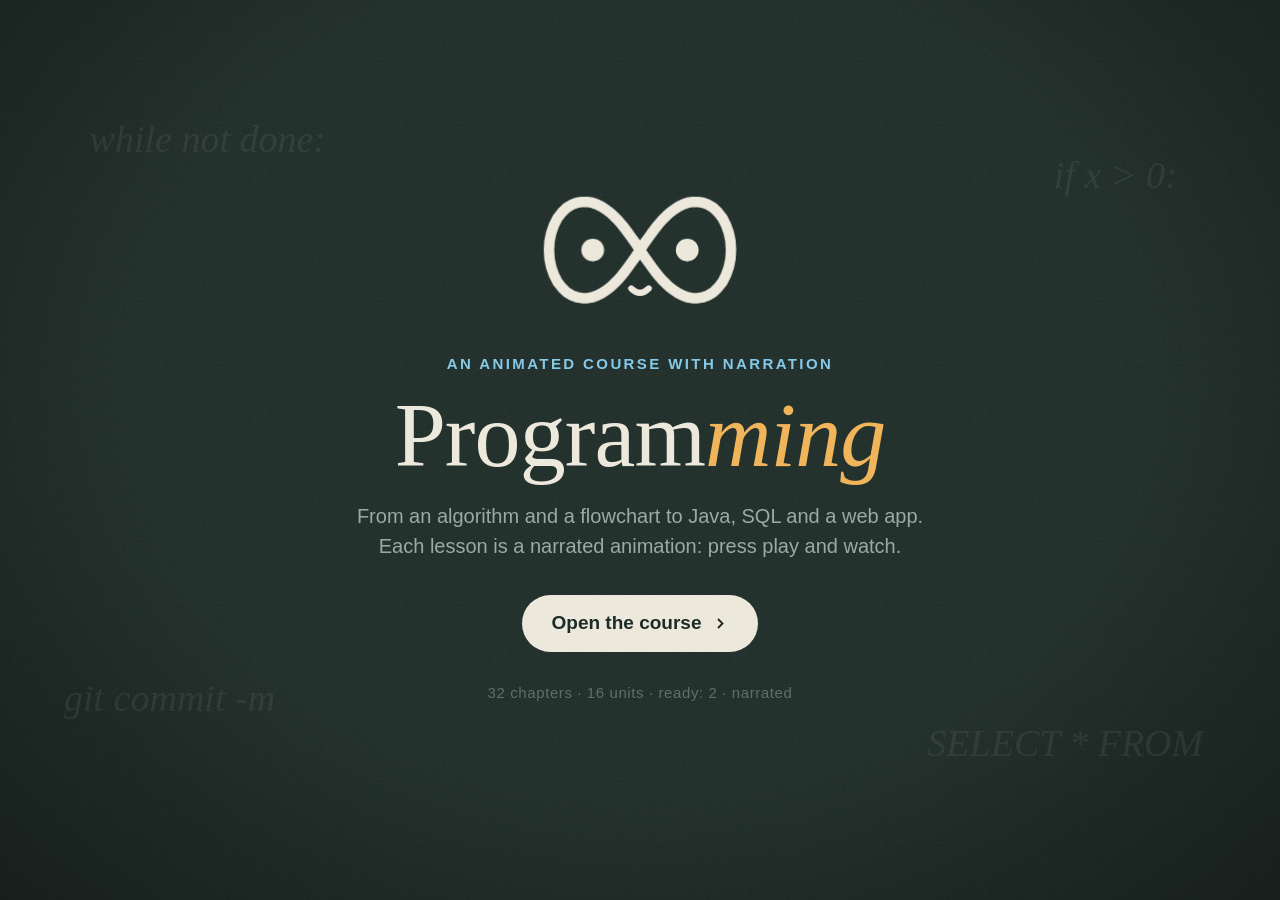
<file: index.html>
<!doctype html>
<html lang="en">
<head>
<meta charset="utf-8">
<meta name="viewport" content="width=device-width, initial-scale=1">
<script>
// Observe aborted incoming transitions before the first rendering opportunity.
addEventListener('pagereveal', e => e.viewTransition?.ready.catch(() => {}));
</script>
<title>Programming</title>
<meta name="description" content="A narrated programming course: algorithms, Python, Java, SQL, the web.">
<link rel="icon" href="data:image/svg+xml,%3Csvg xmlns='http://www.w3.org/2000/svg' viewBox='0 0 64 64'%3E%3Crect width='64' height='64' rx='14' fill='%231d2b27'/%3E%3Ctext x='32' y='45' text-anchor='middle' font-size='48' fill='%23f0b45a'%3E∞%3C/text%3E%3C/svg%3E">
<script src="unit-art.js"></script>
<link rel="expect" href="#ch01" blocking="render">
<style>
:root {
  --page: #0f1613; --board: #1d2b27; --panel: #22322d; --edge: #3a5047;
  --chalk: #ece8dc; --dim: #9aaba3; --faint: #5d7068; --task: #f0b45a; --quiz: #86c9e8; --good: #8fd6b0;
  --ui: "Avenir Next", "Segoe UI", "Helvetica Neue", Arial, sans-serif;
  --book: "Iowan Old Style", Palatino, Georgia, serif;
  --ease: cubic-bezier(.2, .8, .2, 1);
  color-scheme: dark;
}
* { box-sizing: border-box; }
html { scroll-padding-top: 90px; }
body { margin: 0; min-height: 100svh; background: var(--board); color: var(--chalk); font: 18px/1.5 var(--ui); }
/* Chalkboard: the same grain and vignette as the lesson stage. */
body::before { content: ""; position: fixed; inset: 0; z-index: -1; pointer-events: none;
  background: radial-gradient(ellipse at 50% 42%, transparent 55%, rgba(0, 0, 0, .38)),
    url("data:image/svg+xml,%3Csvg xmlns='http://www.w3.org/2000/svg' width='240' height='240'%3E%3Cfilter id='g'%3E%3CfeTurbulence type='fractalNoise' baseFrequency='.85' numOctaves='2' seed='7'/%3E%3CfeColorMatrix values='0 0 0 0 .92 0 0 0 0 .95 0 0 0 0 .9 0 0 0 .07 0'/%3E%3C/filter%3E%3Crect width='240' height='240' filter='url(%23g)'/%3E%3C/svg%3E"); }
a { color: inherit; }
a:focus-visible { outline: 3px solid var(--task); outline-offset: 3px; }
.kicker { margin: 0; font-size: 15px; font-weight: 600; letter-spacing: .16em; text-transform: uppercase; color: var(--quiz); }

/* ---------- cover ---------- */
#cover { position: relative; min-height: 100svh; display: flex; flex-direction: column; align-items: center; justify-content: center;
  padding: 48px 16px 64px; text-align: center; overflow: hidden; }
.open #cover, body:not(.open) #contents { display: none; }
#cover > * { animation: rise .8s var(--ease) backwards; }
#cover .mascot { animation: none; margin-bottom: 26px; view-transition-name: guide; }
#cover .kicker { animation-delay: .9s; }
#cover h1 { animation-delay: 1s; }
#cover .lede { animation-delay: 1.12s; }
#cover .acts { animation-delay: 1.24s; }
#cover .meta { animation-delay: 1.36s; }
h1 { margin: 14px 0 18px; font: 500 clamp(44px, 8.4vw, 92px)/1.02 var(--book); letter-spacing: -.01em; view-transition-name: book; }
h1 i { color: var(--task); font-style: italic; }
.lede { max-width: 34em; margin: 0 0 34px; color: var(--dim); font-size: clamp(17px, 2.2vw, 20px); text-wrap: balance; }
.acts { display: flex; flex-wrap: wrap; gap: 12px; justify-content: center; }
.btn { display: inline-flex; align-items: center; gap: 12px; padding: 14px 30px; border-radius: 999px; font-weight: 600; font-size: 19px; text-decoration: none;
  transition: transform .25s var(--ease), background-color .25s, border-color .25s; }
.btn[hidden] { display: none; }
.btn:hover { transform: translateY(-2px); }
.btn.go { background: var(--chalk); color: var(--board); }
.btn.quiet { border: 1.5px solid var(--edge); color: var(--chalk); }
.btn.quiet:hover { border-color: var(--dim); }
.btn svg { width: 15px; height: 15px; fill: currentColor; }
.meta { margin: 30px 0 0; color: var(--faint); font-size: 15px; letter-spacing: .04em; }
/* Faint chalk notes around the edges of the board. */
.chalk { position: absolute; inset: 0; z-index: -1; pointer-events: none; animation: none !important; }
.chalk span { position: absolute; font: italic 400 clamp(22px, 3vw, 38px) var(--book); color: var(--chalk); opacity: 0; white-space: nowrap;
  animation: chalk 1.6s ease-out forwards, drift 14s ease-in-out infinite alternate; animation-delay: calc(var(--d) * 1s), calc(var(--d) * 1s); }
@keyframes chalk { to { opacity: .075; } }
@keyframes drift { to { translate: 0 -10px; } }
@keyframes rise { from { opacity: 0; transform: translateY(16px); } }

/* ---------- the guide: an infinity sign whose loops are its eyes ---------- */
.mascot { display: block; overflow: visible; }
.mascot .mbody { transform-box: view-box; transform-origin: 60px 46px; animation: bob 3.4s ease-in-out infinite; }
.mascot .pupil { transform-box: fill-box; transform-origin: center; animation: blink 5s infinite; }
.mascot .joy { display: none; }
#cover:has(.go:hover, .go:focus-visible) .pupil { display: none; }
#cover:has(.go:hover, .go:focus-visible) .joy { display: inline; }
.draw .loop { stroke-dasharray: 1 1; animation: draw 1.3s cubic-bezier(.6, 0, .3, 1) .15s backwards; }
.draw .face { animation: pop .45s var(--ease) 1.25s backwards; }
@keyframes draw { from { stroke-dashoffset: 1; } }
@keyframes pop { from { opacity: 0; transform: scale(.6); } }
.draw .face { transform-box: view-box; transform-origin: 60px 44px; }
@keyframes bob { 50% { transform: translateY(-3px) rotate(-2deg); } }
@keyframes blink { 0%, 93%, 100% { transform: scaleY(1); } 96% { transform: scaleY(.1); } }

/* ---------- contents ---------- */
.top { position: sticky; top: 0; z-index: 2; display: flex; align-items: center; gap: 14px; padding: 12px max(16px, calc(50% - 590px));
  background: rgba(22, 33, 29, .86); backdrop-filter: blur(10px); -webkit-backdrop-filter: blur(10px); border-bottom: 1px solid #2a3b35; }
.home { display: flex; align-items: center; gap: 12px; text-decoration: none; border-radius: 10px; }
.home .mascot { view-transition-name: guide; }
.home strong { font: 500 22px/1.1 var(--book); view-transition-name: book; }
.home strong i { color: var(--task); }
.prog { margin-left: auto; color: var(--dim); font-size: 15px; white-space: nowrap; }
.prog b { color: var(--good); font-weight: 600; }
main#contents { padding-bottom: 80px; }
.unit { position: relative; max-width: 1212px; margin: 0 auto; padding: 28px 16px 0; }
.unit h2 { position: relative; display: flex; align-items: baseline; gap: 14px; min-height: 168px; margin: 0 0 16px; padding-top: 130px; font: 500 28px/1.2 var(--book); }
.unit .grid { position: relative; }
/* Each unit header is a strip of chalkboard with a sketch of its mathematics, drawn in the unit colour. */
.unit::before { content: ""; position: absolute; inset: 0 16px auto; height: 208px; border-radius: 22px; pointer-events: none;
  background: radial-gradient(ellipse 46% 90% at 74% 55%, color-mix(in srgb, var(--c) 11%, transparent), transparent 70%); }
.unit-art { position: absolute; top: 20px; right: 28px; width: min(580px, 56%); height: auto; overflow: visible; pointer-events: none;
  color: var(--c); fill: none; stroke: currentColor; stroke-width: 2.6; stroke-linecap: round; stroke-linejoin: round; opacity: .78; }
.unit-art text { fill: currentColor; stroke: none; font-family: var(--book); font-style: italic; }
.unit-art .a { color: var(--chalk); opacity: .55; }
.unit-art .faint { opacity: .22; }
.unit-art .d { stroke-dasharray: 1 1; stroke-dashoffset: 1; }
.unit-art .t { opacity: 0; }
.seen .unit-art .d { animation: art-draw 1.1s cubic-bezier(.5, 0, .3, 1) forwards; animation-delay: calc(var(--k) * 55ms + 120ms); }
.seen .unit-art .t { animation: art-fade .6s ease-out forwards; animation-delay: calc(var(--k) * 55ms + 300ms); }
.seen .unit-art .a.t { animation-name: art-fade-a; }
@keyframes art-draw { to { stroke-dashoffset: 0; } }
@keyframes art-fade { to { opacity: 1; } }
@keyframes art-fade-a { to { opacity: .55; } }
/* After the drawing, each sketch keeps one small motion that belongs to its topic. */
.unit-art g { transform-box: fill-box; }
.seen .unit-art .swap-a { animation: swap-a 6s var(--ease) 2.4s infinite; }
.seen .unit-art .swap-b { animation: swap-b 6s var(--ease) 2.4s infinite; }
@keyframes swap-a { 0%, 30%, 100% { transform: none; } 45%, 80% { transform: translate(80px, 0); } 37% { transform: translate(40px, -30px); } 88% { transform: translate(40px, 30px); } }
@keyframes swap-b { 0%, 30%, 100% { transform: none; } 45%, 80% { transform: translate(-80px, 0); } 37% { transform: translate(-40px, 30px); } 88% { transform: translate(-40px, -30px); } }
.seen .unit-art .step { animation: art-fade .6s ease-out forwards, step 4s ease-in-out infinite; animation-delay: calc(var(--k) * 55ms + 300ms), calc(var(--k) * 300ms + 2s); }
@keyframes step { 0%, 20%, 100% { fill-opacity: 1; } 10% { fill-opacity: .3; } }
.unit-art .hop, .unit-art .ride { offset-rotate: 0deg; }
.seen .unit-art .hop { animation: art-fade .4s ease-out 2s forwards, along 3.4s linear 2s infinite; }
.seen .unit-art .ride { animation: art-fade .4s ease-out 2s forwards, along 4s ease-in-out 2s infinite alternate; }
@keyframes along { from { offset-distance: 0%; } to { offset-distance: 100%; } }
.unit-art .pie { stroke: currentColor; stroke-linecap: butt; stroke-dasharray: 0 100; }
.seen .unit-art .pie { animation: art-fade .4s ease-out 1.6s forwards, pie 5s var(--ease) 1.6s infinite; }
@keyframes pie { 0% { stroke-dasharray: 0 100; } 35%, 85% { stroke-dasharray: 25 100; } 100% { stroke-dasharray: 0 100; } }
.seen .unit-art .tilt { transform-box: view-box; transform-origin: 300px 72px; animation: tilt 4.8s ease-in-out 2s infinite; }
@keyframes tilt { 0%, 100% { transform: rotate(0); } 30% { transform: rotate(-4deg); } 60% { transform: rotate(2deg); } }
.seen .unit-art .spin { transform-box: view-box; transform-origin: 320px 95px; animation: spin 5s cubic-bezier(.2, .7, .2, 1) 2s infinite; }
@keyframes spin { from { transform: rotate(0); } 70%, to { transform: rotate(1530deg); } }
.seen .unit-art .feed-in { animation: feed-in 4s ease-in-out 2s infinite; }
.seen .unit-art .feed-out { opacity: 0; animation: feed-out 4s ease-in-out 2s infinite; }
@keyframes feed-in { 0% { transform: none; opacity: 1; } 40% { transform: translate(100px, 0); opacity: 0; } 41%, 100% { transform: none; opacity: 0; } 95% { opacity: 1; } }
@keyframes feed-out { 0%, 45% { transform: translate(-40px, 0); opacity: 0; } 70%, 90% { transform: none; opacity: 1; } 100% { opacity: 0; } }
.unit-art .cell { opacity: .25; }
.seen .unit-art .cell { animation: cell 5s ease-in-out infinite; animation-delay: calc(var(--j) * .5s + 2s); }
@keyframes cell { 0%, 100% { opacity: .25; } 15%, 60% { opacity: 1; } }
.unit-art .cut, .unit-art .shade { opacity: 0; }
.seen .unit-art .cut { animation: cut 4s ease-in-out 2s infinite; }
@keyframes cut { 0%, 100% { opacity: 0; } 30%, 70% { opacity: .5; } }
.seen .unit-art .shade { animation: shade 1s ease-out 1.6s forwards; }
@keyframes shade { to { opacity: .14; } }
.seen .unit-art .diag { animation: art-draw 1.1s cubic-bezier(.5, 0, .3, 1) forwards, redraw 4s ease-in-out 2.5s infinite; }
@keyframes redraw { 0%, 15% { stroke-dashoffset: 1; } 50%, 100% { stroke-dashoffset: 0; } }
.seen .unit-art .root { animation: art-fade .4s ease-out 1.8s forwards, root 2.4s ease-in-out 2.2s infinite; }
@keyframes root { 0%, 100% { r: 7px; } 50% { r: 11px; } }
.seen .unit-art .breathe { transform-box: view-box; transform-origin: 380px 140px; animation: breathe 4s ease-in-out 2s infinite alternate; }
@keyframes breathe { from { transform: scaleY(1); } to { transform: scaleY(.35); } }
.unit h2 span { font: 600 14px var(--ui); letter-spacing: .14em; text-transform: uppercase; color: var(--c); white-space: nowrap; }
.grid { display: grid; grid-template-columns: repeat(auto-fill, minmax(min(100%, 290px), 1fr)); gap: 12px; }
.ch { display: grid; grid-template-columns: auto minmax(0, 1fr); grid-template-rows: 1fr auto; column-gap: 16px; row-gap: 8px; min-height: 112px;
  padding: 16px 18px 14px 16px; border-radius: 16px; background: var(--panel); border: 2px solid color-mix(in srgb, var(--c) 55%, var(--edge));
  text-decoration: none; transition: transform .3s var(--ease), border-color .3s, box-shadow .3s; }
.ch:hover { transform: translateY(-3px); border-color: var(--c); box-shadow: 0 14px 34px rgba(0, 0, 0, .3); }
.ch b { grid-row: span 2; min-width: 1.15em; font: 500 42px/1 var(--book); color: var(--c); font-variant-numeric: lining-nums tabular-nums; }
.ch span { font-size: 18px; line-height: 1.3; }
.ch small { color: var(--dim); font-size: 14px; }
.ch small em { font-style: normal; }
.ch.done small::before { content: "✓ Finished · "; color: var(--good); font-weight: 600; }
.ch.last small::after { content: " · Last opened"; color: var(--quiz); }
.ch.soon { opacity: .42; }
.ch.here:focus-visible { outline-color: var(--c); }
.ch.here { animation: here 1.8s ease-out .3s; }
@keyframes here { 0% { box-shadow: 0 0 0 0 var(--c); } 25% { box-shadow: 0 0 0 5px var(--c); } 100% { box-shadow: 0 0 0 14px transparent; } }
.stagger .top { animation: rise .6s var(--ease) backwards; }
.stagger .unit h2, .stagger .ch { animation: rise .6s var(--ease) backwards; animation-delay: calc(min(var(--i), 14) * 32ms + 80ms); }

/* ---------- page-to-page motion ---------- */
@view-transition { navigation: auto; }
::view-transition-group(*) { animation-duration: .5s; animation-timing-function: var(--ease); }
::view-transition-old(lesson), ::view-transition-new(lesson) { height: 100%; object-fit: cover; }
::view-transition-old(lesson) { animation-duration: .18s; }
@media (max-width: 560px) {
  .home strong { font-size: 18px; }
  #contents .top { flex-wrap: wrap; gap: 8px 12px; }
  .unit-art { width: calc(100% - 32px); right: 16px; opacity: .32; }
  .unit h2 { min-height: 0; padding-top: 104px; }
  .ch { min-height: 0; }
  .chalk span:not(:nth-child(3), :nth-child(4), :nth-child(7)) { display: none; }
}
@media (prefers-reduced-motion: reduce) {
  *, *::before, ::view-transition-group(*), ::view-transition-old(*), ::view-transition-new(*) { animation: none !important; transition: none !important; }
  .unit-art .d { stroke-dashoffset: 0; }
  .unit-art .t, .unit-art .cell { opacity: 1; }
  .unit-art .a.t { opacity: .55; }
  .unit-art .shade { opacity: .14; }
  .unit-art .pie { stroke-dasharray: 25 100; }
  .chalk span { opacity: .075; }
}
</style>
</head>
<body>
<section id="cover">
  <div class="chalk" aria-hidden="true"><!-- a few faint formulas or phrases from the book, drawn in chalk -->
    <span style="left:7%;top:13%;--d:1.6">while not done:</span>
    <span style="right:8%;top:17%;--d:1.9">if x &gt; 0:</span>
    <span style="left:5%;bottom:20%;--d:2.2">git commit -m</span>
    <span style="right:6%;bottom:15%;--d:2.5">SELECT * FROM</span>
  </div>
  <svg class="mascot draw" id="guide" width="210" height="147"></svg>
  <p class="kicker">An animated course with narration</p>
  <h1>Program<i>ming</i></h1>
  <p class="lede">From an algorithm and a flowchart to Java, SQL and a web app. Each lesson is a narrated animation: press play and watch.</p>
  <div class="acts">
    <a class="btn go" href="#contents">Open the course<svg viewBox="0 0 16 16"><path d="M6 2.5 11.5 8 6 13.5 4.6 12.1 8.7 8 4.6 3.9z"/></svg></a>
    <a class="btn quiet" id="resume" hidden></a>
  </div>
  <p class="meta" id="meta"></p>
</section>

<main id="contents">
  <header class="top">
    <a class="home" href="#book" aria-label="To the cover"><svg class="mascot" id="guideSmall" width="52" height="36"></svg><strong>Program<i>ming</i></strong></a>
    <span class="prog" id="prog"></span>
  </header>
  <div id="units"></div>
</main>

<script>
'use strict';
// Chapters are numbered in order through the units. Add a chapter here when its lesson is ready.
const READY = new Set([1, 2]);   // готовые главы; остальные неактивны, минуты — по длине озвучки
const UNITS = [   // [unit title, [[chapter title, minutes], ...]]; chapters are numbered in order.
  ['Algorithms and first Python', [['Algorithms: sequence, branching, repetition', 18], ['Python: values, variables, numbers, strings, input and output', 19]]],
  ['Python: logic and loops', [['Comparisons, conditions, logical operators'], ['Loops, counters, accumulating values']]],
  ['Python: structures and functions', [['Lists and dictionaries'], ['Functions, parameters, return values']]],
  ['Files and debugging', [['Files, CSV, handling errors'], ['IDE: running, breakpoints, debugging']]],
  ['Git and GitHub', [['Git: repository, commits, history'], ['GitHub: branches, pull requests, merging']]],
  ['Java: basics', [['Java: running, variables, data types'], ['Java: conditions, loops, methods']]],
  ['Java: collections and OOP', [['Collections: iterating and filtering'], ['OOP: classes, objects, constructors']]],
  ['OOP in practice', [['Pillars of OOP, abstract classes, interfaces'], ['Objects working together, composition']]],
  ['Databases', [['Relational databases: tables, keys, relations'], ['SQL: selecting, filtering, sorting']]],
  ['SQL and Java', [['SQL: aggregates, grouping, joins'], ['SQL: changing data; Java and databases']]],
  ['A web page', [['HTML: structure, tables, forms'], ['CSS: selectors, box model, layout']]],
  ['JavaScript', [['JavaScript: variables, conditions, loops, functions'], ['JavaScript: DOM, events, input']]],
  ['Client and server', [['API, HTTP, JSON, authorization; a Java server'], ['JavaScript: API requests, errors, output']]],
  ['Libraries and frameworks', [['Java libraries: dependencies, imports'], ['Java frameworks: routes, handlers']]],
  ['Cloud and build', [['Cloud computing: IaaS, PaaS, SaaS'], ['Page, server and database: a local app']]],
  ['SOLID and wrap-up', [['SOLID, refactoring Java code'], ['Final review']]],
];
const HUES = ['#f4a48c', '#86c9e8', '#f3c95c', '#e8a0c8', '#8fd6b0', '#bba8ee', '#f0b45a'];
const id = n => 'ch' + String(n).padStart(2, '0');
let P = {};
const BOOK_PROGRESS_KEY = 'animebook:progress:' + new URL('.', location.href).pathname;
try {
  const saved = JSON.parse(localStorage.getItem(BOOK_PROGRESS_KEY) || '{}');
  if (saved && typeof saved === 'object' && !Array.isArray(saved)) P = saved;
} catch {}
const done = new Set(Array.isArray(P.done) ? P.done.filter(n => Number.isInteger(n) && n > 0) : []);

// Contents.
let n = 0, total = 0, i = 0;   // i staggers the entrance, in reading order
const esc = s => s.replace(/&/g, '&amp;').replace(/</g, '&lt;');
document.getElementById('units').innerHTML = UNITS.map(([name, chs], u) => {
  return `<section class="unit" style="--c:${HUES[u % HUES.length]};--i:${i++}"><svg class="unit-art" viewBox="0 0 600 180" aria-hidden="true">${UNIT_ART[u] || ''}</svg><h2><span>Unit ${u + 1}</span>${esc(name)}</h2><div class="grid">` +
    chs.map(([t, min]) => { n++;
      if (!READY.has(n)) return `<div class="ch soon" style="--i:${i++}"><b>${n}</b><span>${esc(t)}</span><small>coming soon</small></div>`;
      const cls = 'ch' + (done.has(n) ? ' done' : '') + (P.last === n ? ' last' : '');
      return `<a class="${cls}" id="${id(n)}" href="${id(n)}/" style="--i:${i++}"><b>${n}</b><span>${esc(t)}</span><small>${min} min</small></a>`;
    }).join('') + '</div></section>';
}).join('');
total = n;
// A unit's sketch draws itself the first time the unit scrolls into view.
const seen = new IntersectionObserver(es => es.forEach(e => { if (e.isIntersecting) { e.target.classList.add('seen'); seen.unobserve(e.target); } }), { threshold: .25 });
document.querySelectorAll('.unit').forEach(u => seen.observe(u));
const finished = [...done].filter(k => k <= total).length;
document.getElementById('prog').innerHTML = finished ? `Finished: <b>${finished}</b> of ${total}` : `${total} chapters, ${READY.size} ready`;
document.getElementById('meta').textContent = `${total} chapters · ${UNITS.length} units · ready: ${READY.size} · narrated`;
const last = Number.isInteger(P.last) && document.getElementById(id(P.last));
if (last) {
  const r = document.getElementById('resume');
  r.hidden = false;
  r.href = last.getAttribute('href');
  r.textContent = `Continue · chapter ${P.last}`;
}

// The guide, drawn the same way as in the lessons.
function lemniscate(cx, cy, a, k) {
  let d = '';
  for (let i = 0; i <= 96; i++) {
    const t = i / 96 * 2 * Math.PI, sn = Math.sin(t), q = 1 + sn * sn;
    d += (i ? 'L' : 'M') + (cx + a * Math.cos(t) / q).toFixed(1) + ' ' + (cy + k * a * sn * Math.cos(t) / q).toFixed(1);
  }
  return d + 'Z';
}
for (const svg of document.querySelectorAll('svg.mascot')) {
  svg.setAttribute('viewBox', '0 0 120 84');
  svg.setAttribute('aria-hidden', 'true');
  const ln = 'fill="none" stroke="#ece8dc" stroke-linecap="round" stroke-linejoin="round"';
  svg.innerHTML = `<g class="mbody"><path class="loop" pathLength="1" d="${lemniscate(60, 40, 52, 1.5)}" ${ln} stroke-width="6"/><g class="face">` +
    [33, 87].map(x => `<circle class="pupil" cx="${x}" cy="40" r="6.5" fill="#ece8dc"/><path class="joy" d="M${x - 7} 43Q${x} 32 ${x + 7} 43" ${ln} stroke-width="4"/>`).join('') +
    `<path d="M55 62Q60 67 65 62" ${ln} stroke-width="3.5"/></g></g>`;
}

// The cover and the contents share this page: no hash or #book shows the cover, #contents or #chNN the contents.
// Lessons link back with #chNN, so the reader lands on the chapter they just left.
const reduced = matchMedia('(prefers-reduced-motion: reduce)').matches;
function show(animate) {
  const open = location.hash.length > 1 && location.hash !== '#book';
  const apply = () => {
    document.body.classList.toggle('open', open);
    document.body.classList.toggle('stagger', animate && open);
    const here = open ? document.getElementById(location.hash.slice(1)) : null;
    document.querySelectorAll('.here').forEach(e => e.classList.remove('here'));
    if (here?.classList.contains('ch')) { here.scrollIntoView({ block: 'center' }); here.classList.add('here'); }
    else scrollTo(0, 0);
    if (animate) {
      const heading = document.querySelector(open ? '#contents .home' : '#cover h1');
      heading?.setAttribute('tabindex', '-1');
      heading?.focus({ preventScroll: true });
    }
  };
  if (animate && document.startViewTransition && !reduced) {
    const transition = document.startViewTransition(apply);
    // Navigation can interrupt either promise; the new view is already applied.
    transition.ready.catch(() => {});
    transition.finished.catch(() => {});
  } else apply();
}
addEventListener('hashchange', () => show(true));
show(false);

// Between pages, the chosen card grows into the lesson frame and the frame shrinks back into its card.
let named = null;
const name = el => {
  if (named) named.style.viewTransitionName = '';
  named = el;
  if (el) el.style.viewTransitionName = 'lesson';
};
document.addEventListener('click', e => { const a = e.target.closest('a[href^="ch"]'); if (a) name(a); });
addEventListener('pagereveal', e => {
  const target = (location.hash.length > 1 && document.getElementById(location.hash.slice(1))?.closest('.ch')) || (named?.offsetParent && named);
  name(e.viewTransition && target ? target : null);
  e.viewTransition?.finished.then(() => name(null), () => name(null));
});
</script>
</body>
</html>
</file>
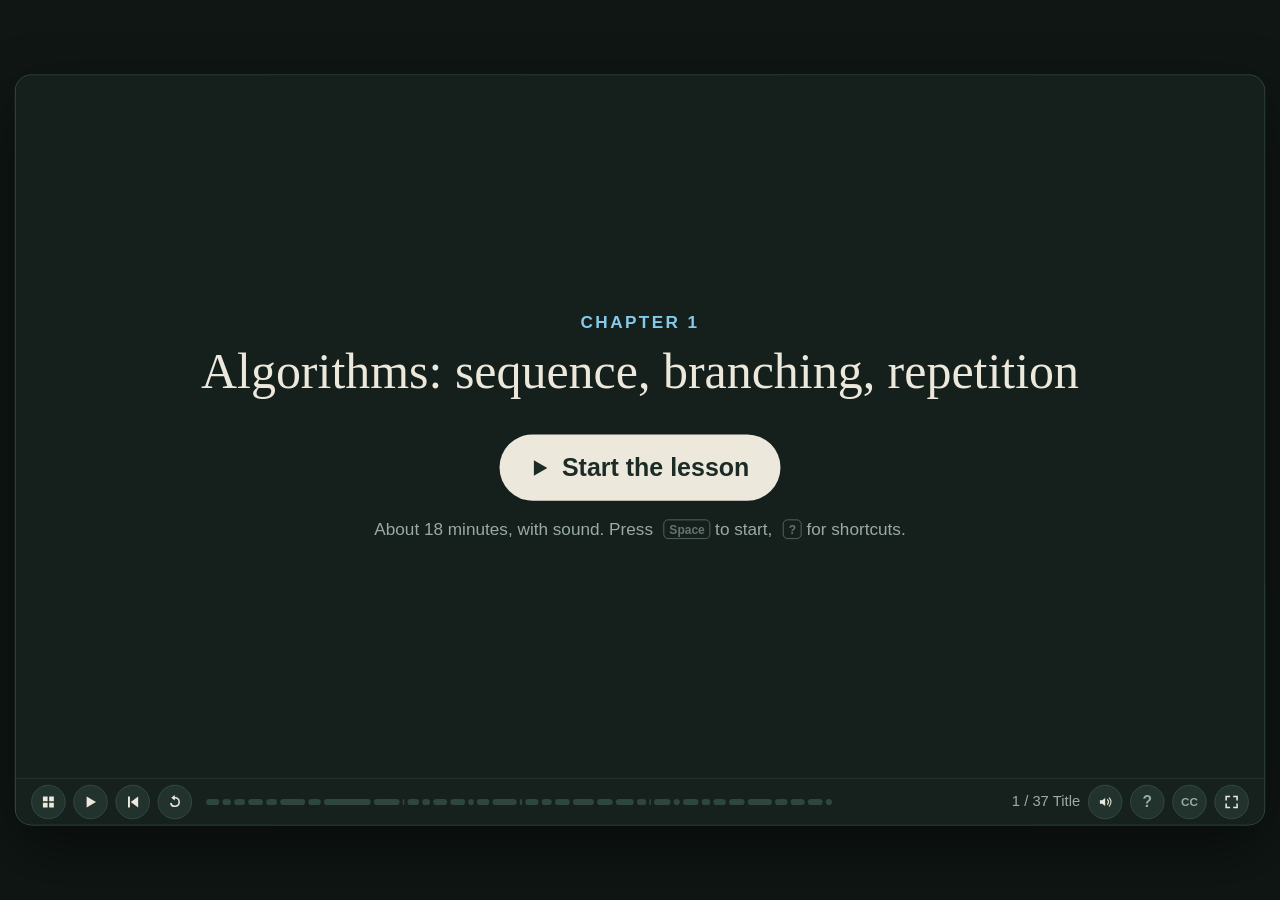
<file: ch01/index.html>
<!doctype html>
<html lang="en">
<head>
<meta charset="utf-8">
<meta name="viewport" content="width=device-width, initial-scale=1">
<title>Algorithms: sequence, branching, repetition</title>
<link rel="stylesheet" href="../lib/engine.css">
<link rel="expect" href="#bar" blocking="render"><!-- hold the first frame until the player exists, so the page transition can run -->
</head>
<body>
<script src="../lib/engine.js"></script>
<script src="../lib/prog.js"></script>
<script src="audio/en/timings.js"></script>
<script>
'use strict';
// Глава 1, озвученная английская версия (только теория). Текст: content/programming-en/ch01/text.md,
// озвучка с метками: content/programming-en/ch01/narration.en.json (идентификаторы битов совпадают).
const CHAPTER = { number: 1, title: 'Algorithms: sequence, branching, repetition', language: 'en' };

/* ---------- помощники главы ---------- */
const txt = (p, str, x, y, t0, { size = 40, fill = COL.chalk, anchor = 'start', weight = 600 } = {}) => { const e = T(p, str, { x, y, size, fill, anchor, weight, o: 0 }); show(e, t0); return e; };
const cnt = (p, x, y, pre, { size = 56, fill = PC.data, anchor = 'start' } = {}) => {            // счётчик с текстом «pre N»
  const e = T(p, pre + '0', { x, y, size, fill, weight: 700, anchor, o: 0 });
  return { e, set: (n, t) => prog(() => { e.textContent = pre + n; }, t, 0, lin) };
};
const nd = (p, t, ...a) => { const n = pgNode(p, ...a); show(n.g, t, .35); return n; };
const MAZE = {};
</script>
<script>
// Поля. Строки: . пусто, # камень, > v < ^ старт робота и его направление, F флажок, $ монета. Первая строка — верхний ряд.
MAZE.seq = pgMaze(['......', '.#F...', '......', '>.....']);   // B3 — камень, флажок на C3: в `order` робот упирается в него
MAZE.open = pgMaze(['......', '......', '......', '>.....']);
MAZE.exec = pgMaze(['.....F', '......', '......', '>.....']);
MAZE.rep = pgMaze(['.........', '>.......F']);
MAZE.sq = pgMaze(['>..', '...', '...']);
MAZE.rq = pgMaze(['......', '......', '......', '.>....']);
MAZE.corr = pgMaze(['..>....']);
MAZE.room = pgMaze(['...', '.>.', '...']);
MAZE.coins = pgMaze(['>$.$$.$']);
MAZE.bq = pgMaze(['.....', '..>#.', '.....']);
MAZE.combo = pgMaze(['>.....', '#####.', '##F##.', '##....']);
MAZE.fail = pgMaze(['>....', '..F..', '.....']);
const PROG = {
  seq: pgId(pgProg('FFLFF')), order: pgId(pgProg('FLFFF')), q: pgId(pgProg('FFLFLF')),
  sq: () => pgId([{ t: 'rep', n: 4, body: pgProg('FFR') }]),
  rq: () => pgId([{ t: 'rep', n: 3, body: pgProg('FFL') }]),
  combo: () => pgId([{ t: 'until', c: 'flag', body: [{ t: 'if', c: 'free', then: [{ t: 'F' }], else: [{ t: 'R' }] }] }]),
};
const rowsOf = prog => prog.map(n => ({ txt: PG_CMD[n.t], color: PC.cmd }));
PG_COND.rain = 'raining'; PG_CMD.U = 'take umbrella';
const PLAN = [
  { n: '1', t: 'What is an algorithm' }, { n: '2', t: 'Sequence' }, { n: '3', t: 'Visual programming' },
  { n: '4', t: 'Loops' }, { n: '5', t: 'Conditions' }, { n: '6', t: 'All together' }, { n: '7', t: 'Summary' }];
const partBeat = (id, title, hi) => [id, title, () => { pgAgenda(panel(0), PLAN, { hi, t0: .2 }); }];
const LIST = { x: 960, y: 170, w: 560 };
const fieldAt = (p, m, o = {}) => pgField(p, m, { x: 70, y: 170, cell: 135, coords: true, ...o });
// Строка правила-цепочки (шкала оценок): плашка с текстом, подсветка рамкой.
const ruleRow = (p, s, x, y, w, col, o = 0) => {
  const g = G(p, { x, y, o }), hl = G(g, { o: 0 });
  mk('rect', { width: w, height: 84, rx: 16, fill: PC.card, stroke: col, 'stroke-width': 5 }, g);
  mk('rect', { x: -8, y: -8, width: w + 16, height: 100, rx: 22, fill: 'none', stroke: COL.chalk, 'stroke-width': 7 }, hl);
  T(g, s, { x: 30, y: 58, size: 44, weight: 700, fill: COL.chalk });
  return { g, hl };
};

/* ---------- биты ---------- */
const BEATS = [
  /* ===== Part 1. What is an algorithm ===== */
  ['intro', 'Title', (m) => {
    const p = panel(0), g = G(p, { o: 0, y: 24 });
    T(g, 'Week 1 · Lesson 1', { x: 100, y: 230, size: 46, fill: COL.dim });
    T(g, 'Algorithms', { x: 100, y: 380, size: 150, weight: 800 });
    tw(g, { o: 1, y: 0 }, .2, 1.1, out);
    [['sequence', PC.cmd, 'seq'], ['branching', PC.cond, 'branch'], ['repetition', PC.loop, 'rep']].forEach(([s, c, mark], i) => {
      const b = pgPill(p, s, 1270, 560 + i * 115 + 30, c, PC.ink, { size: 46, h: 92, pad: 36 });
      tw(b, { o: 1, y: 560 + i * 115 }, m(mark), .5, out);
    });
  }],
  ['agenda', 'Lesson plan', (m) => {
    const p = panel(0), A = pgAgenda(p, PLAN, { hi: -1, t0: m('parts'), stagger: .09 });
    A.light(0, m('parts') + .9);
  }],
  ['everyday', 'Everyday instructions', (m) => {
    const p = panel(0);
    txt(p, 'Step-by-step instructions', 800, 110, .2, { size: 60, weight: 800, anchor: 'middle' });
    const cols = [
      ['lab', 'Lab method', ['1. Measure the reagent', '2. Mix with the sample', '3. Write down the result'], g => {
        mk('path', { d: 'M-30 25L-72 62Q-80 78 -62 78H62Q80 78 72 62L30 25Z', fill: PC.cmd }, g);
        path(g, 'M-30 -75V25L-72 62Q-80 78 -62 78H62Q80 78 72 62L30 25V-75M-48 -75H48', { stroke: COL.chalk, 'stroke-width': 8 });
      }],
      ['route', 'Route', ['1. Walk to the bus stop', '2. Take bus number 5', '3. Get off at stop 3'], g => {
        path(g, 'M-90 60Q-30 -20 20 30T90 -40', { stroke: COL.chalk, 'stroke-width': 8, 'stroke-dasharray': '4 18' });
        mk('circle', { cx: 90, cy: -50, r: 24, fill: PC.cmd }, g);
        mk('circle', { cx: -90, cy: 60, r: 14, fill: COL.chalk }, g);
      }],
      ['atm', 'Cash machine', ['1. Insert the card', '2. Enter the PIN', '3. Choose the amount', '4. Take card and cash'], g => {
        mk('rect', { x: -70, y: -70, width: 140, height: 100, rx: 12, fill: 'none', stroke: COL.chalk, 'stroke-width': 8 }, g);
        path(g, 'M-40 62H40', { stroke: COL.chalk, 'stroke-width': 10 });
        mk('rect', { x: -26, y: 44, width: 52, height: 34, rx: 6, fill: PC.cmd }, g);
      }]];
    cols.forEach(([mark, name, steps, icon], i) => {
      const cx = 290 + i * 510, g = G(p, { x: cx, y: 270 + 24, o: 0 });
      icon(g);
      const nm = T(p, name, { x: cx, y: 450, size: 56, weight: 700, anchor: 'middle', o: 0 });
      tw(g, { o: 1, y: 270 }, m(mark), .5, out); show(nm, m(mark) + .1);
      steps.forEach((s, k) => txt(p, s, cx - 215, 540 + k * 70, m(mark) + .3 + k * .22, { size: 40, weight: 500 }));
    });
  }],
  ['define', 'What an algorithm is', (m) => {
    const p = panel(0);
    txt(p, 'A recipe for tea', 120, 120, .2, { size: 64, weight: 700 });
    const steps = ['1. Boil the water', '2. Put a tea bag in a cup', '3. Pour in the boiling water', '4. Wait 3 minutes', '5. Add sugar to taste'];
    steps.forEach((s, i) => txt(p, s, 120, 235 + i * 78, m('steps') + i * .4, { size: 48 }));
    const x5 = 120 + uiW('5. Add ', 48), w5 = uiW('sugar to taste', 48);
    const fr = G(p, { o: 0 }); mk('rect', { x: x5 - 6, y: 235 + 4 * 78 - 58, width: w5 + 24, height: 84, rx: 14, fill: 'none', stroke: COL.bad, 'stroke-width': 7 }, fr);
    show(fr, m('vague'));
    const q = pgPill(p, 'how many spoons?', 1210, 235 + 4 * 78 - 12, COL.bad, PC.ink, { size: 44, h: 76 }); show(q, m('vague') + .4);
    const def = G(p, { o: 0, y: 20 });
    mk('rect', { x: 100, y: 640, width: 1400, height: 170, rx: 24, fill: PC.card, stroke: COL.chalk, 'stroke-width': 5 }, def);
    T(def, 'An algorithm is a precise, step-by-step procedure', { x: 800, y: 715, size: 48, weight: 700, anchor: 'middle' });
    T(def, 'for solving a problem or completing a task.', { x: 800, y: 780, size: 48, weight: 700, anchor: 'middle' });
    tw(def, { o: 1, y: 0 }, m('def'), .6, out);
  }],
  ['word', 'Where the word comes from', (m) => {
    const p = panel(0);
    txt(p, 'al-Khwarizmi', 800, 250, .2, { size: 96, weight: 800, anchor: 'middle' });
    txt(p, 'Baghdad, 9th century', 800, 330, .5, { size: 46, fill: COL.dim, anchor: 'middle' });
    const digits = '0123456789'.split('');
    digits.forEach((d, i) => { const e = T(p, d, { x: 800 + (i - 4.5) * 90, y: 520, size: 80, weight: 700, fill: PC.data, anchor: 'middle', o: 0 }); tw(e, { o: 1 }, m('book') + .3 + i * .08, .3); });
    txt(p, 'a book on calculating with the digits 0 to 9', 800, 600, m('book') + 1.2, { size: 42, fill: COL.dim, anchor: 'middle' });
    const chain = [['al-Khwarizmi', COL.chalk], ['Algoritmi', PC.cond], ['algorithm', PC.cmd]];
    const pills = chain.map(([s, c], i) => { const b = pgPill(p, s, 330 + i * 470, 760, PC.card, c, { size: 48, h: 92, pad: 34 }); tw(b, { o: 1 }, m('latin') + i * .7, .4); return b; });
    pills.slice(1).forEach((b, i) => { const a = pills[i]; pgArrow(p, [[st(a).x + a._w / 2 + 14, 760], [st(b).x - b._w / 2 - 14, 760]]).show(m('latin') + (i + 1) * .7 - .3, .3); });
  }],
  ['props', 'Properties of an algorithm', (m) => {
    const p = panel(0);
    txt(p, 'Properties of an algorithm', 800, 95, .2, { size: 56, weight: 800, anchor: 'middle' });
    [['exact', 'Precision', ['each step has', 'one meaning']], ['finite', 'Finiteness', ['it stops and', 'gives an answer']],
      ['mass', 'Generality', ['it solves a whole', 'class of problems']]].forEach(([mk_, name, ls], i) => {
      const x = 60 + i * 510, y = 200, g = G(p, { x, y: y + 20, o: 0 });
      mk('rect', { width: 480, height: 420, rx: 26, fill: PC.card, stroke: PC.edge, 'stroke-width': 5 }, g);
      T(g, name, { x: 240, y: 130, size: 56, weight: 700, anchor: 'middle' });
      ls.forEach((s, k) => T(g, s, { x: 240, y: 280 + k * 56, size: 40, fill: COL.dim, anchor: 'middle' }));
      tw(g, { o: 1, y }, m(mk_), .5, out);
    });
    txt(p, 'a web server runs for months by repeating', 800, 730, m('server'), { size: 40, fill: PC.cond, anchor: 'middle' });
    txt(p, 'a task that finishes each time', 800, 785, m('server') + .2, { size: 40, fill: PC.cond, anchor: 'middle' });
  }],
  ['props-q', 'Question: which property?', (m) => {
    const p = panel(0);
    txt(p, 'Which property is broken?', 100, 120, .2, { size: 56, weight: 700, fill: COL.dim });
    [['“Stir for a while”', 'Precision'], ['“Repeat: take a step forward”', 'Finiteness'], ['“Add 12 and 7: the answer is 19”', 'Generality']].forEach(([s, a], i) => {
      const y = 260 + i * 190;
      mk('rect', { x: 100, y: y - 70, width: 1400, height: 150, rx: 24, fill: PC.card, stroke: PC.edge, 'stroke-width': 4 }, p);
      txt(p, s, 140, y + 18, .3 + i * .2, { size: 46 });
      const tag = pgPill(p, a, 1280, y + 5, COL.bad, PC.ink, { size: 44, h: 80 }); put(tag, { x: 1460 - tag._w / 2 });
      tw(tag, { o: 1 }, m(['answer', 'a2', 'a3'][i]), .4);
    });
  }],
  ['executor', 'The executor and its commands', (m) => {
    const p = panel(0), F = pgField(p, MAZE.exec, { x: 70, y: 180 });
    ['forward', 'turn left', 'turn right'].forEach((s, i) => {
      const c = pgRect(p, 960, 170 + i * 90, 520, 72, PC.cmd, { o: 0 });
      T(c, s, { x: 260, y: 52, size: 44, fill: PC.ink, weight: 700, anchor: 'middle' });
      tw(c, { o: 1 }, m('cmds') + i * .6, .4);
    });
    const ask = pgPill(p, 'is the path ahead clear?', 1220, 560, PC.cond, PC.ink, { size: 40, h: 76 }); show(ask, m('ask'));
    const b = pgPill(p, 'go to the flag?', 1150, 670, '#3a5047', COL.chalk, { size: 44, h: 80, pad: 34 });
    tw(b, { o: 1 }, m('only'), .4);
    const x = pgCheckMark(p, 1150 + b._w / 2 + 56, 670, false, { r: 1.7 }); draw(x, m('only') + 1.2, .4);
    const br = path(p, 'M930 170V422', { stroke: PC.cmd, 'stroke-width': 9 }, { d: 0 }); draw(br, m('ski'), .5);
    txt(p, 'the command set', 1220, 475, m('ski'), { size: 42, weight: 700, fill: PC.cmd, anchor: 'middle' });
    txt(p, 'a computer is an executor too;', 1200, 790, m('computer'), { size: 40, fill: COL.dim, anchor: 'middle' });
    txt(p, 'a program: instructions in its language', 1200, 845, m('computer') + 1.5, { size: 40, fill: COL.dim, anchor: 'middle' });
  }],
  ['forms', 'Ways to write it down', (m) => {
    const p = panel(0);
    txt(p, 'Algorithm: “if it is raining, take an umbrella”', 800, 100, .2, { size: 50, weight: 700, anchor: 'middle' });
    const W = [320, 320, 320, 500], X = [40]; W.forEach((w, i) => i < 3 && X.push(X[i] + w + 20));
    [['words', 'In words'], ['chart', 'Flowchart'], ['blocks', 'Blocks'], ['code', 'Python code']].forEach(([mk_, name, ], i) => {
      const x = X[i], g = G(p, { x, y: 190 + 24, o: 0 });
      mk('rect', { width: W[i], height: 580, rx: 24, fill: PC.card, stroke: PC.edge, 'stroke-width': 5 }, g);
      T(g, name, { x: W[i] / 2, y: 70, size: 44, weight: 700, anchor: 'middle', fill: COL.dim });
      if (i === 0) ['If it is', 'raining,', 'take an', 'umbrella.'].forEach((s, k) => T(g, s, { x: 28, y: 190 + k * 62, size: 46 }));
      if (i === 1) {
        const d = pgNode(g, 'dia', 'raining?', 150, 210, { w: 250, h: 130, o: 1 }), r = pgNode(g, 'rect', 'umbrella', 150, 370, { w: 250, h: 70, o: 1 }), e = pgNode(g, 'oval', 'next', 150, 500, { w: 170, h: 60, o: 1 });
        [pgArrow(g, [d.bot, [150, 332]], { label: 'yes', lx: 40, ly: 30, o: 1 }), pgArrow(g, [r.bot, [150, 468]], { o: 1 }),
          pgArrow(g, [d.right, [296, 210], [296, 500], [240, 500]], { label: 'no', lx: -18, ly: -22, o: 1 })].forEach(a => { draw(a.line, 0, 0); a.lab && (st(a.lab).o = 1, render(a.lab)); });
      }
      if (i === 2) pgBlocks(g, [{ t: 'if', c: 'rain', then: [{ t: 'U' }], id: 0 }].map(n => (n.then[0].id = 1, n)), { x: 14, y: 150, w: 292, size: 34, h: 66 });
      if (i === 3) { T(g, 'if rain:', { x: 28, y: 190, size: 44, font: PG_MONO, fill: PC.cond, weight: 700 }); T(g, '    take_umbrella()', { x: 28, y: 260, size: 38, font: PG_MONO, fill: PC.cmd, weight: 700 }); }
      tw(g, { o: 1, y: 190 }, m(mk_), .5, out);
    });
  }],

  /* ===== Part 2. Sequence ===== */
  partBeat('part2', 'Part 2. Sequence', 1),
  ['sequence', 'A sequence', (m) => {
    const p = panel(0), F = fieldAt(p, MAZE.seq), L = pgList(p, rowsOf(PROG.seq), { ...LIST, title: 'Program' });
    const ev = pgExec(MAZE.seq, PROG.seq).evs, hook = (e, t) => e.t === 'act' && L.at(e.id, t, .15);
    tw(L.ptr, { o: 1 }, m('f1') - .01, .01);
    pgRun(F, ev, m('f1'), { per: .6, to: 2, on: hook });
    pgRun(F, ev, m('l'), { per: .6, from: 2, to: 3, on: hook });
    const end = pgRun(F, ev, m('f2'), { per: .6, from: 3, on: hook });
    L.off(end + .1);
    show(F.ring(2, 1), m('done')); pulse(F.flag, m('done') + .1, 1.4);
  }],
  ['trace', 'Tracing', (m) => {
    const p = panel(0), F = fieldAt(p, MAZE.seq), r = pgExec(MAZE.seq, PROG.seq), mz = MAZE.seq;
    const cols = [950, 1040, 1290, 1420], rowH = 70, y0 = 210;
    ['step', 'command', 'cell', 'faces'].forEach((s, i) => txt(p, s, cols[i], y0, .3, { size: 38, fill: COL.dim, weight: 700 }));
    mk('rect', { x: 935, y: y0 + 18, width: 620, height: 5, fill: PC.edge }, p);
    const row = (k, cmd, x, y, d, t) => {
      const g = G(p, { y: y0 + 20 + (k + 1) * rowH - 8, o: 0 });
      [`${k}`, cmd, pgCell(mz, x, y), pgArrowCh(d)].forEach((s, i) => T(g, s, { x: cols[i], size: 44, weight: 600, fill: i === 1 ? (k ? PC.cmd : PC.meta) : COL.chalk }));
      show(g, t, .25);
    };
    row(0, 'start', mz.start.x, mz.start.y, mz.start.d, .5);
    const per = pgPer(5, m('rows'), m('rows') + 4.5, .55);
    const acts = r.evs.filter(e => e.t === 'act');
    pgRun(F, r.evs, m('rows'), { per, on: (e, t) => { const k = acts.indexOf(e) + 1; row(k, PG_CMD[e.c], e.x, e.y, e.d, t + per * .8); } });
  }],
  ['seq-q', 'Question: where will the robot end up?', (m) => {
    const p = panel(0), F = fieldAt(p, MAZE.open), L = pgList(p, rowsOf(PROG.q), { ...LIST, title: 'Program' });
    txt(p, 'Where will the robot end up', 960, 740, .4, { size: 44, weight: 700 }); txt(p, 'and which way will it face?', 960, 795, .4, { size: 44, weight: 700 });
    const r = pgExec(MAZE.open, PROG.q), end = pgRun(F, r.evs, m('answer'), { per: 1.1, on: (e, t) => L.at(e.id, t, .12) });
    L.off(end + .1);
    show(F.ring(r.end.x, r.end.y), end);
    txt(p, `Cell ${pgCell(MAZE.open, r.end.x, r.end.y)}, facing ${pgDirName(r.end.d)}`, 960, 860, end + .3, { size: 46, fill: PC.flag, weight: 700 });
  }],
  ['order', 'Order matters', (m) => {
    const p = panel(0), F = fieldAt(p, MAZE.seq), L = pgList(p, rowsOf(PROG.order), { ...LIST, title: 'Program' });
    const sw = path(p, 'M1555 345V415M1539 361L1555 341L1571 361M1539 399L1555 419L1571 399', { stroke: COL.chalk, 'stroke-width': 6 }, { o: 0 }); show(sw, .4);
    const r = pgExec(MAZE.seq, PROG.order), ci = r.evs.findIndex(e => e.crash);
    pgRun(F, r.evs, m('run'), { per: .9, to: ci, on: (e, t) => e.t === 'act' && L.at(e.id, t, .15) });
    const t = m('wall');
    pgRun(F, r.evs, t, { per: .7, from: ci, to: ci + 1, on: (e, tt) => { L.at(e.id, tt, .15); L.bad(e.id, tt + .3); } });
    const cr = pgCheckMark(p, 70 + F.pos(1, 1)[0], 170 + F.pos(1, 1)[1], false, { r: 1.7 }); draw(cr, t + .5, .4);
    txt(p, 'a stone!', 960, 720, t + .6, { size: 56, weight: 700, fill: COL.bad });
    txt(p, 'a mistake in a program: a bug', 960, 790, m('bug'), { size: 40, fill: COL.dim });
    txt(p, 'finding and fixing it: debugging', 960, 845, m('bug') + 1.2, { size: 40, fill: COL.dim });
  }],
  ['flowchart', 'Flowchart', (m) => {
    const p = panel(0), L = pgList(p, rowsOf(PROG.seq), { x: 1000, y: 170, w: 520, title: 'Program' });
    const lg = [['oval', 'start, end', 230, 250], ['rect', 'action', 230, 410], ['dia', 'condition', 230, 600]];
    const legs = lg.map(([k, s, x, y], i) => { const n = pgNode(p, k, s, x, y, k === 'dia' ? { w: 340, h: 150, size: 40 } : { w: 340, size: 40 }); tw(n.g, { o: k === 'dia' ? .35 : 1 }, .3 + i * .3, .4); return n; });
    txt(p, 'for branching', 230, 715, 1.2, { size: 38, fill: COL.dim, anchor: 'middle' });
    const cx = 700, ys = [120, 235, 345, 455, 565, 675], nodes = [];
    const lab = ['forward', 'forward', 'turn left', 'forward', 'forward'];
    const start = nd(p, m('map'), 'oval', 'start', cx, ys[0], { w: 260 });
    lab.forEach((s, i) => { const n = pgNode(p, 'rect', s, 1260, 170 + 18 + i * 66 + 33, { w: 260, h: 60 }); tw(n.g, { x: cx, y: ys[i + 1], o: 1 }, m('map') + .4 + i * .3, .55); nodes.push(n); });
    nd(p, m('map') + 2, 'oval', 'end', cx, 790, { w: 260 });
    [start, ...nodes, 0].forEach((_, i, a) => {
      if (i === a.length - 1) return;
      const f = [cx, (i === 0 ? ys[0] : ys[i]) + 38], t = [cx, i === a.length - 2 ? 790 - 38 : ys[i + 1] - 40];
      pgArrow(p, [f, t]).show(m('arrows') + i * .15, .25);
    });
    legs.forEach(n => tw(n.g, { o: .35 }, m('map'), .4));
    tw(L.g, { o: .6 }, m('map') + .6, .4);
  }],

  /* ===== Part 3. Visual programming ===== */
  ['visual', 'A program made of blocks', (m) => {
    const p = panel(0), L = pgList(p, rowsOf(PROG.seq), { x: 80, y: 190, w: 640, size: 46, rowH: 85, title: 'List' });
    txt(p, 'Scratch (MIT) · Blockly (Google)', 800, 110, m('tools'), { size: 48, weight: 700, fill: PC.cmd, anchor: 'middle' });
    const bo = { x: 900, y: 190 + 78 + 2, w: 460, h: 80, size: 46 };
    const B = pgBlocks(p, pgId(pgProg('FFLFF')), { ...bo, o: 0 }); show(B.g, m('list'));
    [0, 1, 2, 3, 4].forEach(i => { const y = 190 + 78 + 42 + i * 85, l = path(p, `M740 ${y}H885`, { stroke: PC.cmd, 'stroke-width': 6 }, { d: 0 }); draw(l, m('same') + i * .1, .4); });
    const y2 = bo.y + 2 * 85, cover = pgRect(p, bo.x - 6, y2 - 6, bo.w + 12, bo.h + 12, COL.board, { rx: 0, o: 0 });   // прячет исходный блок, пока копия «оторвана»
    const f = pgBlocks(p, [{ t: 'L', id: 0 }], { ...bo, y: y2, o: 0 });
    const t = m('drag');
    tw(cover, { o: 1 }, t, .05); tw(f.g, { o: 1 }, t, .05);
    tw(f.g, { x: bo.x + 120, y: y2 - 10, r: -3 }, t, .6, out);
    tw(f.g, { x: bo.x, y: y2, r: 0 }, t + 1.0, .5, back);
    tw(cover, { o: 0 }, t + 1.5, .05); tw(f.g, { o: 0 }, t + 1.6, .05);
  }],
  ['shapes', 'A block’s shape shows its role', (m) => {
    const p = panel(0), o = { h: 84, size: 46 }, dy = 90;
    const ifb = pgBlocks(p, [{ t: 'if', c: 'empty', then: [], id: 0 }], { ...o, x: 420, y: 300 + dy, w: 640, o: 0 });
    const lp = pgBlocks(p, [{ t: 'rep', n: 3, body: [], id: 0 }], { ...o, x: 1180, y: 300 + dy, w: 380, o: 0 });
    const cmd = pgBlocks(p, [{ t: 'F', id: 0 }], { ...o, x: 60, y: 440 + dy, w: 300, tabs: true, o: 0 });
    show(cmd.g, m('cmd')); show(ifb.g, m('hex')); show(lp.g, m('loop'));
    const caps = [['command', 210, 590 + dy, 'cmd'], ['condition (Scratch): a hexagon', 740, 640 + dy, 'hex'], ['loop: a bracket', 1370, 590 + dy, 'loop']].map(([s, x, y, k]) => txt(p, s, x, y, m(k) + .3, { size: 42, anchor: 'middle', fill: COL.dim }));
    const t = m('fit');
    tw(cmd.g, { x: 620, y: 300 + dy }, t, .5);
    const bad = pgCheckMark(p, 760, 342 + dy, false, { r: 1.8 }); draw(bad, t + .55, .35); hide(bad, t + 1.4, .2);
    tw(cmd.g, { x: 60, y: 440 + dy }, t + 1.4, .5);
    const s2 = m('snap');
    tw(cmd.g, { x: 460, y: 384 + dy }, s2, .6, back);
    hide(caps[0], s2, .3);
    const ok = pgCheckMark(p, 1010, 426 + dy, true, { r: 1.8 }); draw(ok, s2 + .6, .35);
    txt(p, 'blocks stop typing mistakes, not logic mistakes', 800, 200, m('logic'), { size: 42, fill: PC.cond, anchor: 'middle' });
  }],

  /* ===== Part 4. Loops ===== */
  partBeat('part4', 'Part 4. Loops', 3),
  ['repeat', 'A counted loop', (m) => {
    const p = panel(0), mz = MAZE.rep, F = pgField(p, mz, { x: 60, y: 450, cell: 110 });
    const L = pgList(p, Array.from({ length: 8 }, () => ({ txt: 'forward', color: PC.cmd })), { x: 1120, y: 150, w: 440, size: 38, rowH: 64, title: 'Program' });
    const B = pgBlocks(p, pgId([{ t: 'rep', n: 8, body: [{ t: 'F' }] }]), { x: 1120, y: 260, w: 420, o: 0 });
    const t = m('fold');
    L.rows.forEach((r, i) => { tw(r.g, { y: L.top, o: 0 }, t + i * .06, .4); });
    tw(L.g, { o: 0 }, t + .55, .4); show(B.g, t + .55, .4);
    const c = cnt(p, 1120, 560, 'pass: ', { size: 54, fill: PC.loop }); show(c.e, m('count'));
    const evs = pgExec(mz, pgId([{ t: 'rep', n: 8, body: [{ t: 'F' }] }])).evs;
    pgRun(F, evs, m('count'), { per: .33, on: (e, tt) => { if (e.t === 'iter') { c.set(e.n + ' of 8', tt); B.glow(1, tt, .3); } } });
  }],
  ['body', 'The loop body', (m) => {
    const p = panel(0), mz = MAZE.sq, F = pgField(p, mz, { x: 80, y: 200, cell: 170 });
    const prog = PROG.sq(), B = pgBlocks(p, prog, { x: 720, y: 240, w: 560, o: 0 }); show(B.g, .3);
    const c = cnt(p, 720, 640, 'pass: ', { size: 60, fill: PC.loop }); show(c.e, .5);
    const evs = pgExec(mz, prog).evs, cut = evs.findIndex(e => e.t === 'iter' && e.n === 3);
    const hook = (e, t) => { if (e.t === 'iter') c.set(e.n + ' of 4', t); if (e.t === 'act') B.glow(e.id, t, .45); };
    pgRun(F, evs, m('run'), { per: .45, to: cut, on: hook });
    pgRun(F, evs, m('run2'), { per: .45, from: cut, on: hook });
    pgTrail(F, [[0, 0], [2, 0], [2, 2]], m('run') + .2, 2.4);
    pgTrail(F, [[2, 2], [0, 2], [0, 0]], m('run2') + .2, 2.4);
  }],
  ['repeat-q', 'Question: where will it end up?', (m) => {
    const p = panel(0), mz = MAZE.rq, F = fieldAt(p, mz);
    const prog = PROG.rq(), B = pgBlocks(p, prog, { x: 940, y: 190, w: 540 }), ev = pgExec(mz, prog), c = cnt(p, 940, 620, 'cells: ', { size: 60 });
    txt(p, 'Where will the robot end up?', 940, 790, .4, { size: 46, weight: 700 });
    show(c.e, .4); let n = 0;
    const end = pgRun(F, ev.evs, m('answer'), { per: .8, on: (e, t) => { if (e.t === 'act') { B.glow(e.id, t, .5); if (e.c === 'F') c.set(++n, t + .4); } } });
    show(F.ring(ev.end.x, ev.end.y), end);
  }],
  ['while', 'A conditional loop', (m) => {
    const p = panel(0), mz = MAZE.corr, F = pgField(p, mz, { x: 60, y: 290, cell: 110 });
    const q = txt(p, '?', 60 + 7 * 110 + 60, 370, .3, { size: 100, weight: 800, fill: COL.dim, anchor: 'middle' });
    txt(p, 'how many steps to the wall?', 60, 250, .3, { size: 40, fill: COL.dim });
    const wprog = () => pgId([{ t: 'while', c: 'free', body: [{ t: 'F' }] }]);
    const prog = wprog(), B = pgBlocks(p, prog, { x: 960, y: 250, w: 460, o: 0 });
    show(B.g, m('while'));
    const hx = 960 + B.pos[0].w + 50, ev = pgExec(mz, prog), c = cnt(p, 960, 520, 'steps: ', { size: 56 }); show(c.e, m('while') + .3);
    let n = 0;
    pgRun(F, ev.evs, m('stop'), { per: .5, chk: .4, on: (e, t, d) => {
      if (e.t === 'chk') { const mk_ = pgCheckMark(p, hx, 286, e.go, { r: .9 }); draw(mk_, t, .2); if (e.go) hide(mk_, t + d, .05); B.glow(e.id, t, d); }
      if (e.t === 'act') c.set(++n, t + .3);
    } });
    tw(q, { o: 0 }, m('stop') + 3.4, .3);
    // врезка: стена вплотную — условие ложно сразу, тело не выполняется ни разу
    const z = pgField(p, pgMaze(['>']), { x: 60, y: 660, cell: 130, o: 0 }); show(z.g, m('zero'));
    txt(p, 'wall right in front', 60, 640, m('zero'), { size: 42, fill: COL.dim });
    const zp = wprog(), Bz = pgBlocks(p, zp, { x: 700, y: 650, w: 460, o: 0 }); show(Bz.g, m('zero') + .2);
    const zev = pgExec(pgMaze(['>']), zp).evs[0], cz = cnt(p, 230, 745, 'steps: ', { size: 54 }); show(cz.e, m('zero') + .3);
    Bz.glow(0, m('zero') + 1.4, .5);
    const bad = pgCheckMark(p, 700 + Bz.pos[0].w + 50, 686, zev.go, { r: 1.2 }); draw(bad, m('zero') + 1.5, .3);
  }],
  ['until', 'Repeat until', (m) => {
    const p = panel(0), B = pgBlocks(p, pgId([{ t: 'until', c: 'flag', head: 'repeat until', body: [{ t: 'F' }] }]), { x: 100, y: 300, w: 820, h: 84, size: 48, o: 0 });
    show(B.g, m('until'));
    txt(p, 'Blockly Maze: “repeat until”', 100, 220, .2, { size: 40, fill: COL.dim });
    txt(p, 'until we reach the finish', 960, 350, m('until') + .5, { size: 42, fill: PC.loop, weight: 700 });
    const B2 = pgBlocks(p, pgId([{ t: 'while', c: 'nf', body: [{ t: 'F' }] }]), { x: 100, y: 620, w: 820, h: 84, size: 48, o: 0 }); show(B2.g, m('same'));
    const ar = path(p, 'M300 540V600M282 584L300 604L318 584M282 556L300 536L318 556', { stroke: COL.chalk, 'stroke-width': 7 }, { d: 0 }); draw(ar, m('same'), .5);
    txt(p, 'the same loop, with “not”', 960, 670, m('same') + .3, { size: 42, fill: PC.loop, weight: 700 });
    txt(p, 'in Pascal, repeat … until', 960, 780, m('pascal'), { size: 38, fill: COL.dim });
    txt(p, 'checks after the body', 960, 830, m('pascal') + .2, { size: 38, fill: COL.dim });
  }],
  ['forever', 'An infinite loop', (m) => {
    const p = panel(0), mz = MAZE.room, F = pgField(p, mz, { x: 80, y: 200, cell: 170 });
    const prog = pgId([{ t: 'while', c: 'free', body: [{ t: 'L' }] }]), B = pgBlocks(p, prog, { x: 720, y: 240, w: 480 }), ev = pgExec(mz, prog, { max: 22, detect: false });
    const c = cnt(p, 720, 520, 'repeats: ', { size: 60, fill: PC.bad }); show(c.e, .4);
    pgRun(F, ev.evs, m('spin'), { per: .32, chk: .06, on: (e, t) => { if (e.t === 'iter') { c.set(e.n, t); B.glow(0, t, .3); } } });
    txt(p, 'infinite loop', 720, 660, m('inf'), { size: 56, weight: 800, fill: COL.bad });
    txt(p, 'it has to be stopped from outside', 720, 730, m('inf') + .4, { size: 42, fill: COL.dim });
  }],
  ['counter', 'Counting in a loop', (m) => {
    const p = panel(0), mz = MAZE.coins, F = pgField(p, mz, { x: 60, y: 200, cell: 140 });
    const prog = pgId([{ t: 'rep', n: 6, body: [{ t: 'F' }] }]), B = pgBlocks(p, prog, { x: 1100, y: 190, w: 440 }); show(B.g, .3);
    txt(p, 'on a coin: coins + 1', 1100, 430, .5, { size: 40, fill: PC.data, weight: 700 });
    const box = pgBox(p, 'coins', 160, 520); show(box.g, m('walk'));
    box.put('0', m('walk') + .1);
    const coins = new Set(mz.coins.map(c => c.x + ',' + c.y)); let n = 0;
    pgRun(F, pgExec(mz, prog).evs, m('walk') + .8, { per: .9, on: (e, t) => {
      if (e.t === 'act' && coins.has(e.x + ',' + e.y)) { box.put(String(++n), t + .5); pulse(F.coins[mz.coins.findIndex(c => c.x === e.x && c.y === e.y)], t + .5, 1.5); }
    } });
    txt(p, 'a variable: a named box in memory', 500, 640, m('box'), { size: 44, fill: PC.data, weight: 700 });
  }],

  /* ===== Part 5. Conditions ===== */
  partBeat('part5', 'Part 5. Conditions', 4),
  ['branch', 'Condition and if-else', (m) => {
    const p = panel(0);
    txt(p, 'A condition is a question with a yes or no answer', 800, 110, .2, { size: 50, weight: 700, anchor: 'middle' });
    txt(p, 'yes / no = true / false (Boolean values)', 470, 820, m('bool'), { size: 40, fill: PC.cond, anchor: 'middle' });
    const d = nd(p, m('cond'), 'dia', 'wall\nahead?', 470, 290, { w: 400, h: 210 });
    const rA = pgNode(p, 'rect', 'turn right', 190, 600, { w: 260 }), rB = pgNode(p, 'rect', 'forward', 750, 600, { w: 260 });
    const aY = pgArrow(p, [d.left, [190, 290], [190, 556]], { label: 'yes', lx: -50, ly: -18 }), aN = pgArrow(p, [d.right, [750, 290], [750, 556]], { label: 'no', lx: 56, ly: -18 });
    const yes = m('yes'), no = m('no');
    aY.show(yes); show(rA.g, yes + .3, .3); pgLight(aY, yes + .3);
    const FA = pgField(p, pgMaze(['>#', '..']), { x: 1010, y: 190, cell: 150, o: 0 }); show(FA.g, yes);
    txt(p, 'a wall ahead', 1010, 160, yes, { size: 40, fill: COL.dim });
    tw(FA.robot, { r: 90 }, yes + .8, .5);
    aN.show(no); show(rB.g, no + .3, .3); pgLight(aN, no + .3);
    const FB = pgField(p, pgMaze(['>.', '..']), { x: 1010, y: 560, cell: 150, o: 0 }); show(FB.g, no);
    txt(p, 'the way is clear', 1010, 540, no, { size: 40, fill: COL.dim });
    tw(FB.robot, { x: FB.pos(1, 0)[0] }, no + .8, .5);
  }],
  ['branch-half', 'An if without else', (m) => {
    const p = panel(0);
    txt(p, 'if the card has bonus points, spend them', 800, 100, .2, { size: 46, weight: 700, anchor: 'middle' });
    const d = nd(p, .3, 'dia', 'card has\nbonus points?', 700, 280, { w: 460, h: 200, size: 36 });
    const r = nd(p, .5, 'rect', 'spend the points', 700, 560, { w: 360 }); nd(p, .7, 'oval', 'pay the rest', 700, 770, { w: 300 });
    pgArrow(p, [d.bot, [700, 522]], { label: 'yes', lx: 44, ly: 40 }).show(.4);
    pgArrow(p, [[700, 598], [700, 730]]).show(.6);
    const a = pgArrow(p, [d.right, [1200, 280], [1200, 770], [852, 770]], { label: 'no', lx: 50, ly: -18 });
    a.show(m('skip'), .9); pgLight(a, m('skip') + .9);
  }],
  ['atm', 'Nested branching', (m) => {
    const p = panel(0);
    const A = pgNode(p, 'dia', 'PIN\ncorrect?', 400, 230, { w: 400, h: 190 }), Bd = pgNode(p, 'dia', 'amount ≤\nbalance?', 400, 520, { w: 400, h: 190 });
    const err = pgNode(p, 'rect', 'wrong PIN', 1000, 230, { w: 360, fill: COL.bad }), ok = pgNode(p, 'rect', 'give out cash', 400, 790, { w: 360 }), no = pgNode(p, 'rect', 'not enough money', 1030, 520, { w: 560, fill: COL.bad });
    const aE = pgArrow(p, [A.right, [820, 230]], { label: 'no', lx: 50, ly: -18 }), aY = pgArrow(p, [A.bot, [400, 422]], { label: 'yes', lx: 44, ly: 40 });
    const bY = pgArrow(p, [Bd.bot, [400, 748]], { label: 'yes', lx: 44, ly: 40 }), bN = pgArrow(p, [Bd.right, [748, 520]], { label: 'no', lx: 50, ly: -18 });
    const to = m('outer'); show(A.g, to, .35); aE.show(to + .3); show(err.g, to + .5, .3);
    const ti = m('inner'); aY.show(ti); show(Bd.g, ti + .3, .35); bY.show(ti + .6); bN.show(ti + .6); show(ok.g, ti + .85, .3); show(no.g, ti + .85, .3);
    txt(p, 'balance: 5000', 1300, 100, m('run1'), { size: 48, fill: PC.data, weight: 700, anchor: 'middle' });
    const s1 = txt(p, 'withdraw: 3000', 1300, 170, m('run1') + .3, { size: 48, fill: PC.data, weight: 700, anchor: 'middle' });
    txt(p, 'withdraw: 7000', 1300, 170, m('run2'), { size: 48, fill: PC.data, weight: 700, anchor: 'middle' }); hide(s1, m('run2'), .2);
    const t1 = m('run1') + .8; pgNodeLight(A, t1); pgLight(aY, t1 + .3); pgNodeLight(Bd, t1 + .7); pgLight(bY, t1 + 1); pgNodeLight(ok, t1 + 1.4);
    const t2 = m('run2'); [aY, bY].forEach(a => tw(a.line, { c_stroke: COL.chalk, 'a_stroke-width': 6 }, t2, .2));
    pgLight(aY, t2 + .5); pgNodeLight(Bd, t2 + .9); pgLight(bN, t2 + 1.3); pgNodeLight(no, t2 + 1.7);
  }],
  ['chain', 'A chain of conditions', (m) => {
    const p = panel(0), lg = G(p, { x: 230, y: 180, o: 0 });
    mk('rect', { width: 190, height: 500, rx: 40, fill: PC.ink, stroke: COL.chalk, 'stroke-width': 6 }, lg);
    const cols = [COL.bad, COL.int, COL.good];
    cols.forEach((c, i) => mk('circle', { cx: 95, cy: 95 + i * 155, r: 58, fill: c, opacity: .2 }, lg));
    const lit = cols.map((c, i) => { const e = G(lg, { o: 0 }); mk('circle', { cx: 95, cy: 95 + i * 155, r: 58, fill: c }, e); return e; });
    show(lg, .2);
    const d1 = nd(p, .3, 'dia', 'red?', 850, 230, { w: 360, h: 170 }), d2 = nd(p, .4, 'dia', 'yellow?', 850, 470, { w: 360, h: 170 });
    const s = nd(p, .5, 'rect', 'stop', 1330, 230, { w: 260 }), w = nd(p, .55, 'rect', 'wait', 1330, 470, { w: 260 }), g = nd(p, .6, 'rect', 'go', 850, 720, { w: 260 });
    const a = [pgArrow(p, [d1.right, [1196, 230]], { label: 'yes', lx: 44, ly: -18 }), pgArrow(p, [d1.bot, [850, 385]], { label: 'no', lx: 50, ly: 40 }),
      pgArrow(p, [d2.right, [1196, 470]], { label: 'yes', lx: 44, ly: -18 }), pgArrow(p, [d2.bot, [850, 682]], { label: 'no', lx: 50, ly: 40 })];
    a.forEach((x, i) => x.show(.5 + i * .1, .3));
    const clear = t => { a.forEach(x => tw(x.line, { c_stroke: COL.chalk, 'a_stroke-width': 6 }, t, .15)); lit.forEach(l => tw(l, { o: 0 }, t, .15)); };
    const run = (t, k, path_, ns) => { clear(t); tw(lit[k], { o: 1 }, t + .15, .2); path_.forEach((x, i) => pgLight(a[x], t + .3 + i * .2)); ns.forEach((n, i) => pgNodeLight(n, t + .3 + i * .25)); };
    run(m('red'), 0, [0], [d1, s]); run(m('yellow'), 1, [1, 2], [d1, d2, w]); run(m('green'), 2, [1, 3], [d1, d2, g]);
  }],
  ['grades', 'The order of a chain', (m) => {
    const p = panel(0);
    txt(p, 'A grading rule', 100, 110, .2, { size: 60, weight: 800 });
    const sc = pgPill(p, 'score: 95', 1300, 95, PC.data, PC.ink, { size: 48, h: 84, pad: 34 }); show(sc, m('score'));
    const L = [['score ≥ 90 → A', PC.cond], ['score ≥ 75 → B', PC.cond], ['otherwise → C', PC.meta]], R = [L[1], L[0], L[2]];
    txt(p, 'more specific first', 100, 230, m('rule'), { size: 40, fill: COL.dim });
    const left = L.map(([s, c], i) => ruleRow(p, s, 100, 270 + i * 120, 620, c));
    left.forEach((r, i) => show(r.g, m('rule') + .3 + i * .5));
    txt(p, 'the other way round', 880, 230, m('bad'), { size: 40, fill: COL.dim });
    const right = R.map(([s, c], i) => ruleRow(p, s, 880, 270 + i * 120, 620, c));
    right.forEach((r, i) => show(r.g, m('bad') + i * .3));
    show(left[0].hl, m('good') + .5, .3);
    const gA = pgPill(p, 'A ✓', 410, 700, COL.good, PC.ink, { size: 56, h: 96, pad: 40 }); show(gA, m('good') + 1);
    show(right[0].hl, m('bad') + 1.2, .3);
    const gB = pgPill(p, 'B ✗', 1190, 700, COL.bad, PC.ink, { size: 56, h: 96, pad: 40 }); show(gB, m('bad') + 1.7);
  }],
  ['branch-q', 'Question: what will the robot do?', (m) => {
    const p = panel(0), mz = MAZE.bq, F = fieldAt(p, mz, { coords: false, y: 270 });
    const prog = pgId([{ t: 'if', c: 'wall', then: [{ t: 'L' }], else: [{ t: 'F' }] }, { t: 'F' }]), B = pgBlocks(p, prog, { x: 830, y: 280, w: 560 }), ev = pgExec(mz, prog);
    txt(p, 'Where will the robot end up?', 830, 800, .4, { size: 46, weight: 700 });
    const end = pgRun(F, ev.evs, m('answer'), { per: 1.4, chk: 1.4, on: (e, t, d) => B.glow(e.id, t, d) });
    show(F.ring(ev.end.x, ev.end.y), end);
  }],

  /* ===== Part 6. All together ===== */
  ['combo', 'The maze: all together', (m) => {
    const p = panel(0), mz = MAZE.combo, F = fieldAt(p, mz, { coords: false });
    const prog = PROG.combo(), B = pgBlocks(p, prog, { x: 940, y: 190, w: 620, o: 0 }), ev = pgExec(mz, prog).evs;
    show(B.g, m('prog'));
    const hook = (e, t, d) => { if (e.t !== 'iter') B.glow(e.id, t, Math.max(d, .2) + .1); };
    const c1 = pgCut(ev, 5), c2 = pgCut(ev, 9), c3 = pgCut(ev, 13), opt = { per: .3, chk: .15, on: hook };
    pgRun(F, ev, m('leg1'), { ...opt, to: c1 });
    pgRun(F, ev, m('leg2'), { ...opt, from: c1, to: c2 });
    pgRun(F, ev, m('leg3'), { ...opt, from: c2, to: c3 });
    const end = pgRun(F, ev, m('leg4'), { ...opt, from: c3 });
    pulse(F.flag, end + .1, 1.5); show(F.ring(mz.flag.x, mz.flag.y), end);
  }],
  ['combo-fail', 'A rule that fails', (m) => {
    const p = panel(0), mz = MAZE.fail, F = fieldAt(p, mz, { coords: false, y: 270 });
    const prog = PROG.combo(), B = pgBlocks(p, prog, { x: 860, y: 260, w: 620 }), ev = pgExec(mz, prog, { detect: false, max: 400 }).evs.filter(e => e.t === 'act');
    const lap = 16, cut = pgCut(ev, lap), end2 = pgCut(ev, 2 * lap);
    pgRun(F, ev, m('loop'), { per: .25, chk: 0, to: cut });
    const t2 = pgRun(F, ev, m('again'), { per: .17, chk: 0, from: cut, to: end2 });
    pgTrail(F, [[0, 0], [4, 0], [4, 2], [0, 2]], t2 - 1.0, .9, { color: COL.bad, width: 14, o: .85, closed: true });
    txt(p, 'it never reaches the flag', 860, 770, t2 - .6, { size: 50, weight: 700, fill: COL.bad });
  }],

  /* ===== Part 7. Summary ===== */
  ['to-text', 'From blocks to text', (m) => {
    const p = panel(0), prog = PROG.combo(), B = pgBlocks(p, prog, { x: 70, y: 200, w: 560, o: 0 }); show(B.g, .3);
    const pan = G(p, { o: 0 }); mk('rect', { x: 740, y: 160, width: 800, height: 430, rx: 26, fill: PC.card, stroke: PC.edge, 'stroke-width': 5 }, pan); show(pan, m('map'), .3);
    ctx2d.font = `44px ${PG_MONO}`; const cw = ctx2d.measureText('0').width;
    const lines = [['while not at_flag():', 0, PC.loop, 0], ['if path_ahead():', 1, PC.cond, 1], ['forward()', 2, PC.cmd, 2], ['else:', 1, PC.cond, 1], ['turn_right()', 2, PC.cmd, 3]];
    lines.forEach(([s, ind, col, id], i) => {
      const y = 245 + i * 72, e = T(p, s, { x: 780 + ind * 4 * cw, y, size: 44, font: PG_MONO, weight: 700, fill: COL.chalk, o: 0 });
      show(e, m('map') + i * .6, .3); tw(e, { c_fill: col }, m('map') + i * .6, .3); B.glow(id, m('map') + i * .6, .6);
    });
    const bar = (ind, a, b, col) => { const r = G(p, { o: 0 }); mk('rect', { x: 770 + ind * 4 * cw - 2, y: 245 + a * 72 - 44, width: 12, height: (b - a) * 72 + 62, rx: 5, fill: col }, r); return r; };
    [bar(0, 1, 4, PC.loop), bar(1, 2, 2, PC.cond), bar(1, 4, 4, PC.cond)].forEach((r, i) => show(r, m('indent') + i * .6));
    txt(p, 'the function names are made up', 740, 660, m('made'), { size: 40, fill: COL.dim });
  }],
  ['wrap', 'Summary', (m) => {
    const p = panel(0);
    txt(p, 'Summary', 100, 120, .2, { size: 68, weight: 800 });
    [['Algorithm', 'precise steps that solve a problem', 'w1', COL.chalk],
      ['Sequence', 'commands one after another', 'w2', PC.cmd],
      ['Loop', 'N times, or while a condition holds', 'w3', PC.loop],
      ['Condition', 'a yes or no question that chooses', 'w4', PC.cond],
      ['Tracing', 'the computer does what is written', 'w5', PC.meta]].forEach(([a, b, mark, col], i) => {
      const g = G(p, { y: 270 + i * 130, o: 0 });
      T(g, a, { x: 100, size: 52, weight: 800, fill: col }); T(g, b, { x: 620, size: 46, fill: COL.dim });
      show(g, m(mark));
    });
  }],
  ['next', 'Next lesson', (m) => {
    const p = panel(0);
    txt(p, 'Lesson 2: Python', 100, 200, .2, { size: 76, weight: 800 });
    txt(p, 'values, variables, numbers, strings, input and output', 100, 290, .4, { size: 46, fill: COL.dim });
    const bx = (s, x, col, t) => { const b = pgRect(p, x - 190, 470, 380, 130, col, { o: 0 }); T(b, s, { x: 190, y: 82, size: 56, fill: PC.ink, weight: 800, anchor: 'middle' }); tw(b, { o: 1 }, t, .4); return b; };
    bx('input', 300, PC.meta, m('io')); bx('processing', 800, PC.cmd, m('io') + .6); bx('output', 1300, PC.meta, m('io') + 1.2);
    pgArrow(p, [[500, 535], [590, 535]]).show(m('io') + .4, .3); pgArrow(p, [[1000, 535], [1090, 535]]).show(m('io') + 1, .3);
    const v = pgRect(p, 600, 700, 400, 120, PC.card, { stroke: PC.data, sw: 7, o: 0 }); T(v, 'coins: 4', { x: 200, y: 78, size: 54, fill: PC.data, weight: 800, anchor: 'middle' }); show(v, m('box'));
  }],
].map(([id, title, run, extra]) => ({ id, title, run, lead: false, ...extra }));   // lead:false — все биты открываются сразу, ничего не сдвигать к началу

boot();
</script>
</body>
</html>
</file>
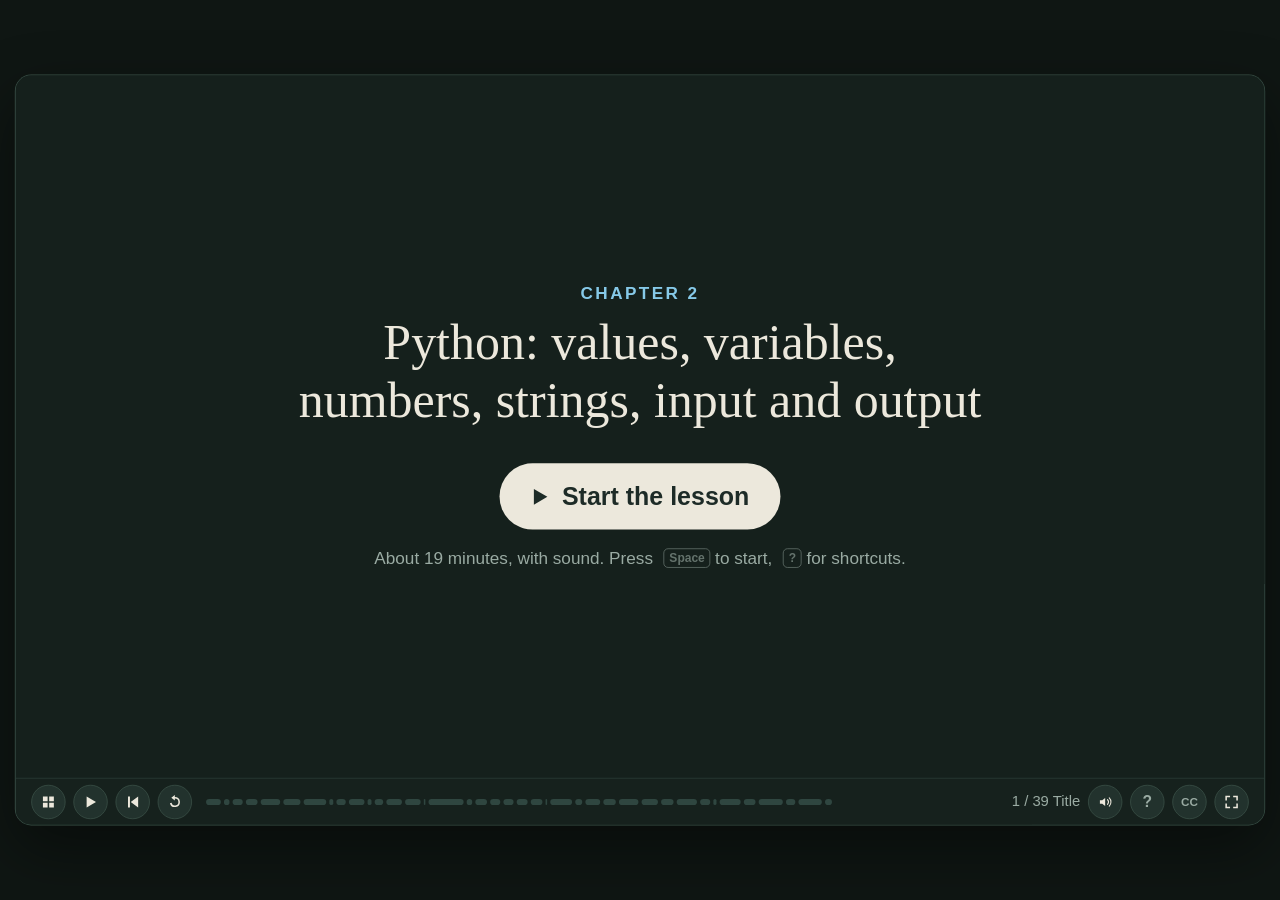
<file: ch02/index.html>
<!doctype html>
<html lang="en">
<head>
<meta charset="utf-8">
<meta name="viewport" content="width=device-width, initial-scale=1">
<title>Python: values, variables, numbers, strings, input and output</title>
<link rel="stylesheet" href="../lib/engine.css">
<link rel="expect" href="#bar" blocking="render">
</head>
<body>
<script src="../lib/engine.js"></script>
<script src="../lib/prog.js"></script>
<script src="audio/en/timings.js"></script>
<script>
'use strict';
// Глава 2, озвученная английская версия (только теория). Текст: content/programming-en/ch02/text.md.
// Идентификаторы битов и метки совпадают с content/programming-en/ch02/narration.en.json.
const CHAPTER = { number: 2, title: 'Python: values, variables, numbers, strings, input and output', language: 'en' };

/* ---------- помощники главы ---------- */
const txt = (p, str, x, y, t0, { size = 40, fill = COL.chalk, anchor = 'start', weight = 600, font } = {}) => { const e = T(p, str, { x, y, size, fill, anchor, weight, font, o: 0 }); show(e, t0); return e; };
const title = (p, s) => txt(p, s, 100, 110, .15, { size: 60, weight: 800 });
const MAZE = {}, PROG = {};
MAZE.l11 = pgMaze(['#..F', '#.##', '>.##']);                    // карта 1.1 из блокнота
MAZE.small = pgMaze(['...', '...', '>..']);
MAZE.seq = pgMaze(['......', '.....F', '...###', '>..###']);
MAZE.q = pgMaze(['.....', '.....', '.....', '>....']);
PROG.demo = () => pgId(pgProg('FLFFRFF'));
PROG.seq = () => pgId([{ t: 'F', n: 2 }, { t: 'L' }, { t: 'F', n: 2 }, { t: 'R' }, { t: 'F', n: 3 }]);
PROG.q = () => pgId([{ t: 'F', n: 3 }, { t: 'L' }, { t: 'F', n: 2 }, { t: 'L' }, { t: 'F' }, { t: 'R' }]);
const PLAN = [{ n: '1', t: 'Running code and reading errors' }, { n: '2', t: 'Values, types and numbers' }, { n: '3', t: 'Variables' },
  { n: '4', t: 'Strings, input and output' }, { n: '5', t: 'Summary' }];
const partBeat = (id, ttl, hi) => [id, ttl, () => { pgAgenda(panel(0), PLAN, { hi, t0: .2 }); }];
// Поле и ячейка кода рядом; ячейка подсвечивает строку, которую сейчас выполняет робот.
const runCode = (F, C, lines, ev, t0, o = {}) => pgRun(F, ev, t0, { per: .45, chk: .25, on: pgCodeHook(C, lines), ...o });
const monoW = (s, size) => { ctx2d.font = `700 ${size}px ${PG_MONO}`; return ctx2d.measureText(s).width; };
const mono = (p, s, x, y, t0, { size = 84, fill = PC.data, anchor = 'start' } = {}) => txt(p, s, x, y, t0, { size, fill, anchor, weight: 700, font: PG_MONO });
const card = (p, x, y, w, h, t) => { const g = G(p, { x, y, o: 0 }); mk('rect', { width: w, height: h, rx: 24, fill: PC.card, stroke: PC.edge, 'stroke-width': 5 }, g); show(g, t); return g; };

/* ---------- биты ---------- */
const BEATS = [
  /* ===== 1. Opening ===== */
  ['intro', 'Title', (m) => {
    const p = panel(0), g = G(p, { o: 0, y: 24 });
    T(g, 'Week 1 · Lesson 2', { x: 100, y: 230, size: 46, fill: COL.dim });
    T(g, 'Python', { x: 100, y: 380, size: 150, weight: 800 });
    T(g, 'Writing code for the robot', { x: 100, y: 470, size: 52, fill: COL.chalk, weight: 600 });
    tw(g, { o: 1, y: 0 }, .2, 1.1, out);
    [['sequence', PC.cmd, 'line by line', 'today', UI], ['branching', PC.cond, 'if', 'lesson 3'], ['repetition', PC.loop, 'while', 'lesson 4']].forEach(([s, c, py, when, font = PG_MONO], i) => {
      const t = m('bricks') + i * .45, y = 600 + i * 105, w = uiW(s, 44) + 64;
      const b = pgPill(p, s, 100 + w / 2, y + 30, c, PC.ink, { size: 44, h: 84, pad: 32 });
      tw(b, { o: 1, y }, t, .45, out);
      pgArrow(p, [[100 + w + 30, y], [100 + w + 130, y]]).show(t + .3, .25);
      txt(p, py, 100 + w + 160, y + 16, t + .45, { size: 50, fill: c, weight: 700, font });
      txt(p, when, 1500, y + 16, t + .6, { size: 44, fill: i ? COL.dim : COL.chalk, weight: i ? 600 : 800, anchor: 'end' });
    });
  }],
  ['agenda', 'Lesson plan', (m) => {
    const p = panel(0), A = pgAgenda(p, PLAN, { hi: -1, t0: m('parts'), stagger: .3 });
    A.light(0, m('parts') + 1.6);
  }],

  /* ===== 2. How Python runs code ===== */
  ['interp', 'Python runs the code', (m) => {
    const p = panel(0), mz = MAZE.small, prog = pgId([{ t: 'F' }, { t: 'L' }, { t: 'F' }]), lines = pgPy(prog), ev = pgExec(mz, prog).evs;
    title(p, 'Python runs the code');
    const C = pgCode(p, lines, { x: 70, y: 260, w: 470, size: 42 }); show(C.g, .3);
    const py = pgNode(p, 'rect', 'Python', 800, 370, { size: 52, h: 120, w: 300, fill: PC.meta }); show(py.g, .6);
    pgArrow(p, [[560, 370], [630, 370]]).show(.8, .3);
    pgArrow(p, [[970, 370], [1050, 370]]).show(1.0, .3);
    const F = pgField(p, mz, { x: 1080, y: 240, cell: 130, o: 0 }); show(F.g, 1.1);
    runCode(F, C, lines, ev, m('read'), { per: 1.1 });
  }],
  ['builtin', 'Course commands and built-ins', (m) => {
    const p = panel(0);
    title(p, 'Where the commands come from');
    const col = (x, head, names, t) => {
      txt(p, head, x, 230, t, { size: 44, fill: COL.dim, weight: 700 });
      names.forEach((s, i) => mono(p, s, x, 310 + i * 72, t + .2 + i * .15, { size: 50, fill: PC.cmd }));
    };
    col(100, 'written for this course', ['forward()', 'turn_left()', 'turn_right()', 'level()'], m('course'));
    col(860, 'built into Python', ['print()', 'input()', 'int()', 'type()'], m('builtin'));
    const C = pgCode(p, ['go_to_flag()'], { x: 70, y: 640, w: 1100, size: 42 }); show(C.g, m('strict'));
    C.out("NameError: name 'go_to_flag' is not defined", m('strict') + .5, { bad: true, size: 38 });
  }],
  ['colab', 'A Colab notebook', (m) => {
    const p = panel(0), mz = MAZE.l11, prog = PROG.demo(), lines = [{ s: 'level("1.1")' }, ...pgPy(prog)], ev = pgExec(mz, prog).evs;
    title(p, 'Colab');
    const tc = G(p, { o: 0 });
    mk('rect', { x: 70, y: 150, width: 640, height: 70, rx: 14, fill: 'none', stroke: PC.edge, 'stroke-width': 3 }, tc);
    T(tc, 'Text cell: the robot example', { x: 96, y: 197, size: 34, fill: COL.dim }); show(tc, .3);
    const C = pgCode(p, lines, { x: 70, y: 240, w: 640, size: 36 }); show(C.g, .5);
    pulse(C.btn, m('run'), 1.25);
    const F = pgField(p, mz, { x: 860, y: 200, cell: 130, o: 0 }); show(F.g, m('run') + .2);
    const end = runCode(F, C, lines, ev, m('run') + .3, { per: .3 });
    C.off(end); C.out('🏁 Finish! · steps: 5', end, { size: 34 });
    C.at(0, m('level')); C.off(m('level') + 2.5);
    txt(p, 'level("1.1") puts the robot on a map', 860, 680, m('level') + .2, { size: 40, fill: COL.dim });
  }],
  ['runorder', 'Run order', (m) => {
    const p = panel(0);
    title(p, 'Run order');
    const c1 = pgCode(p, ['level("1.1")'], { x: 70, y: 200, w: 1060, size: 42, count: 3 });
    const c2 = pgCode(p, ['forward()'], { x: 70, y: 370, w: 1060, size: 42, count: 2 });
    show(c1.g, .3); show(c2.g, .5);
    txt(p, 'the number in brackets is the run order', 70, 650, m('nums'), { size: 44, fill: COL.dim });
    c2.out('RobotError: Put the robot on a map first', m('err'), { bad: true, size: 38 });
    txt(p, 'values stay in memory until the session restarts', 70, 760, m('mem'), { size: 44 });
  }],

  /* ===== 3. Commands are function calls ===== */
  ['call', 'A command is a call', (m) => {
    const p = panel(0), S = 120;
    title(p, 'A function call');
    ctx2d.font = `700 ${S}px ${PG_MONO}`; const cw = ctx2d.measureText('0').width, x0 = 220, y0 = 400;
    txt(p, 'forward', x0, y0, .4, { size: S, fill: PC.cmd, weight: 700, font: PG_MONO });
    txt(p, '(', x0 + 7 * cw, y0, .4, { size: S, weight: 700, font: PG_MONO }); const cl = txt(p, ')', x0 + 8 * cw, y0, .4, { size: S, weight: 700, font: PG_MONO });
    const under = (a, b, s, t, c = COL.dim) => { const g = G(p); draw(path(g, `M${a} ${y0 + 40}V${y0 + 60}H${b}V${y0 + 40}`, { stroke: c, 'stroke-width': 6 }, { d: 0 }), t, .3); txt(g, s, (a + b) / 2, y0 + 120, t + .2, { size: 44, fill: c, anchor: 'middle' }); return g; };
    under(x0 + 6, x0 + 7 * cw - 6, 'name', m('parts'));
    const br = under(x0 + 7 * cw + 6, x0 + 9 * cw - 6, 'brackets: run it', m('parts') + .8);
    tw(cl, { x: x0 + 9 * cw }, m('arg'), .35); hide(br, m('arg'), .2);
    under(x0 + 7 * cw + 6, x0 + 10 * cw - 6, 'brackets: run it', m('arg') + .25);
    txt(p, '3', x0 + 8 * cw, y0, m('arg') + .25, { size: S, fill: PC.data, weight: 700, font: PG_MONO });
    draw(path(p, `M${x0 + 8 * cw + cw / 2} ${y0 - 110}V${y0 - 135}`, { stroke: PC.data, 'stroke-width': 6 }, { d: 0 }), m('arg') + .4, .2);
    txt(p, 'argument: 3 cells', x0 + 8 * cw + cw / 2, y0 - 155, m('arg') + .5, { size: 44, fill: PC.data, anchor: 'middle' });
    mono(p, 'forward()', 1060, 300, m('empty'), { size: 50, fill: PC.cmd });
    txt(p, 'empty brackets: 1 cell', 1060, 370, m('empty') + .3, { size: 40, fill: COL.dim });
    const C = pgCode(p, ['turn_left'], { x: 100, y: 620, w: 720, size: 42, o: 0 }); show(C.g, m('noparen'));
    C.out('<function __main__.turn_left()>', m('noparen') + .5, { size: 38 });
    const F = pgField(p, MAZE.small, { x: 1280, y: 560, cell: 100, o: 0 }); show(F.g, m('noparen') + .2);
    txt(p, 'the robot stays put', 860, 690, m('noparen') + .9, { size: 42 });
  }],
  ['comment', 'Comments', (m) => {
    const p = panel(0);
    title(p, 'Comments');
    const C = pgCode(p, ['# move to the corner', 'forward(2)'], { x: 70, y: 240, w: 900, size: 50 }); show(C.g, .3);
    pgArrow(p, [[1120, 302], [1000, 302]]).show(m('skip'), .3);
    txt(p, 'Python skips it', 1140, 318, m('skip') + .2, { size: 46 });
    txt(p, 'a note for people who read the code', 70, 560, m('notes'), { size: 44, fill: COL.dim });
  }],

  /* ===== 4. Order and tracing ===== */
  ['sequence', 'Top to bottom', (m) => {
    const p = panel(0), mz = MAZE.seq, prog = PROG.seq(), lines = pgPy(prog), ev = pgExec(mz, prog).evs;
    title(p, 'Top to bottom');
    const C = pgCode(p, lines, { x: 70, y: 200, w: 560, size: 42 }); show(C.g, .3);
    const F = pgField(p, mz, { x: 760, y: 200, cell: 130, coords: true });
    const cuts = [0, pgCut(ev, 2), pgCut(ev, 3), pgCut(ev, 5), pgCut(ev, 6), ev.length];
    let end = 0;
    ['r1', 'r2', 'r3', 'r4', 'r5'].forEach((k, i) => { end = runCode(F, C, lines, ev, m(k), { from: cuts[i], to: cuts[i + 1], per: .5 }); });
    C.off(end + .1); pulse(F.flag, end + .1, 1.5);
  }],
  ['seq-q', 'Question: where will it end up?', (m) => {
    const p = panel(0), mz = MAZE.q, prog = PROG.q(), lines = pgPy(prog), ev = pgExec(mz, prog);
    title(p, 'Question');
    const C = pgCode(p, lines, { x: 70, y: 200, w: 560, size: 42 }); show(C.g, .3);
    const F = pgField(p, mz, { x: 800, y: 200, cell: 130, coords: true });
    const end = runCode(F, C, lines, ev.evs, m('answer'), { per: .7 });
    C.off(end); show(F.ring(ev.end.x, ev.end.y), end);
    txt(p, `${pgCell(mz, ev.end.x, ev.end.y)}, facing ${pgDirName(ev.end.d)}`, 70, 760, end + .1, { size: 56, weight: 800, fill: PC.flag });
  }],

  /* ===== 5. Reading errors ===== */
  ['errkinds', 'Three kinds of errors', (m) => {
    const p = panel(0);
    title(p, 'Three kinds of errors');
    [['syntax error', ['the code can’t be read,', 'so nothing runs']], ['runtime error', ['fails while running,', 'stops at that line']], ['logic error', ['it runs, but does', 'the wrong thing']]].forEach(([h, ls], i) => {
      const g = G(p, { x: 60 + i * 510, y: 260, o: 0 });
      mk('rect', { width: 480, height: 340, rx: 26, fill: PC.card, stroke: PC.edge, 'stroke-width': 5 }, g);
      T(g, h, { x: 240, y: 110, size: 50, weight: 700, fill: COL.bad, anchor: 'middle' });
      ls.forEach((s, k) => T(g, s, { x: 240, y: 210 + k * 56, size: 40, fill: COL.dim, anchor: 'middle' }));
      tw(g, { o: 1 }, m('kinds') + i * .5, .4);
    });
  }],
  ['syntax', 'Syntax error', (m) => {
    const p = panel(0), mz = pgMaze(['>...']);
    title(p, 'Syntax error');
    const C = pgCode(p, ['forward(3', 'turn_left()'], { x: 70, y: 190, w: 1000, size: 44 }); show(C.g, .3);
    C.out("SyntaxError: '(' was never closed", m('err'), { bad: true, size: 40 });
    const F = pgField(p, mz, { x: 70, y: 560, cell: 130, o: 0, flag: false }); show(F.g, m('none'));
    txt(p, 'nothing in the cell ran', 660, 640, m('none') + .3, { size: 46 });
  }],
  ['runtime', 'Runtime error and traceback', (m) => {
    const p = panel(0), mz = pgMaze(['>...']), lines = [{ s: 'forward()', id: 0 }, { s: 'foward()' }];
    title(p, 'Runtime error');
    const C = pgCode(p, lines, { x: 70, y: 160, w: 840, size: 42 }); show(C.g, .3);
    const F = pgField(p, mz, { x: 1000, y: 170, cell: 120, o: 0, flag: false }); show(F.g, .5);
    const end = runCode(F, C, lines, pgExec(mz, pgId([{ t: 'F' }])).evs, m('run'), { per: .7 });
    C.at(1, end + .1); C.out("NameError: name 'foward' is not defined", end + .4, { bad: true, size: 32 });
    const tb = G(p, { o: 0 });
    mk('rect', { x: 70, y: 470, width: 1460, height: 300, rx: 18, fill: 'rgba(236,232,220,.06)', stroke: PC.edge, 'stroke-width': 4 }, tb);
    const hl = G(tb, { o: 0 }); mk('rect', { x: 84, y: 694, width: 1432, height: 54, rx: 10, fill: 'rgba(255,107,107,.22)', stroke: COL.bad, 'stroke-width': 4 }, hl);
    ['NameError                       Traceback (most recent call last)', 'Cell In[4], line 2', '      1 forward()', '----> 2 foward()', "NameError: name 'foward' is not defined"]
      .forEach((s, i) => T(tb, s, { x: 104, y: 530 + i * 50, size: 30, font: PG_MONO, weight: 700, fill: i === 4 ? COL.bad : COL.dim }));
    show(tb, m('tb')); show(hl, m('last'));
    txt(p, 'read from the bottom', 1530, 820, m('last') + .3, { size: 42, fill: COL.bad, anchor: 'end' });
  }],
  ['logic', 'Logic error', (m) => {
    const p = panel(0), mz = pgMaze(['>#..']), lines = [{ s: 'turn_left' }, { s: 'forward()', id: 0 }];
    title(p, 'Logic error');
    const C = pgCode(p, lines, { x: 70, y: 160, w: 900, size: 42 }); show(C.g, .3);
    const F = pgField(p, mz, { x: 1040, y: 170, cell: 120, o: 0, flag: false }); show(F.g, .5);
    runCode(F, C, lines, pgExec(mz, pgId([{ t: 'F' }])).evs, m('run'), { per: .9 });
    C.out('RobotError: The robot crashed: a stone ahead', m('run') + 1, { bad: true, size: 32 });
    txt(p, 'the symptom', 70, 480, m('run') + 1.4, { size: 42, fill: COL.dim });
    C.at(0, m('cause'));
    txt(p, 'the cause: turn_left has no brackets', 70, 600, m('cause') + .3, { size: 48, weight: 700, fill: COL.bad });
    txt(p, 'trace line by line to find it', 70, 690, m('trace'), { size: 44, fill: COL.dim });
  }],

  /* ===== 6. Values and types ===== */
  partBeat('part2', 'Part 2. Values, types and numbers', 1),
  ['values', 'Values and types', (m) => {
    const p = panel(0);
    title(p, 'Types');
    [['int', '3', 'int', 'a whole number'], ['float', '3.5', 'float', 'a number with a fractional part'], ['str', '"3"', 'str', 'text'], ['bool', 'True', 'bool', 'yes or no']].forEach(([k, v, ty, s], i) => {
      const y = 180 + i * 112, t = m(k), g = pgValue(p, v, 100, y, { type: ty });
      show(g, t);
      txt(p, s, 560, y + 62, t + .3, { size: 44, fill: COL.dim });
    });
    const C = pgCode(p, ['print(type(3), type(3.5), type("3"), type(True))'], { x: 70, y: 640, w: 1400, size: 40 }); show(C.g, m('type'));
    C.out("<class 'int'> <class 'float'> <class 'str'> <class 'bool'>", m('type') + .5, { size: 38 });
  }],
  ['autoshow', 'The last value in a cell', (m) => {
    const p = panel(0);
    title(p, 'The last value');
    const C = pgCode(p, ['2 + 3'], { x: 70, y: 220, w: 700, size: 56 }); show(C.g, .3);
    C.out('5', m('val'), { size: 56 });
    txt(p, 'shown without print: notebooks only', 70, 520, m('val') + .4, { size: 44, fill: COL.dim });
    txt(p, 'in an ordinary program you need', 70, 640, m('prog'), { size: 44, fill: COL.dim });
    mono(p, 'print(2 + 3)', 70, 730, m('prog') + .3, { size: 56, fill: PC.cmd });
  }],
  ['types-q', 'Question: what will it print?', (m) => {
    const p = panel(0);
    title(p, 'Question');
    const C = pgCode(p, ['print(2 + 3, "2" + "3")'], { x: 70, y: 220, w: 1000, size: 56 }); show(C.g, .3);
    C.out('5 23', m('answer'), { size: 56 });
    txt(p, '5: the numbers were added', 100, 580, m('answer') + .4, { size: 48, fill: PC.data });
    txt(p, '23: the texts were joined', 100, 660, m('answer') + .7, { size: 48, fill: PC.data });
  }],

  /* ===== 7. Arithmetic ===== */
  ['arith', 'Arithmetic', (m) => {
    const p = panel(0);
    title(p, 'Arithmetic');
    const C = pgCode(p, ['print(7 + 2, 7 - 2, 7 * 2, 7 / 2)'], { x: 70, y: 180, w: 1200, size: 50 }); show(C.g, .3);
    C.out('9 5 14 3.5', m('ops'), { size: 50 });
    const D = pgCode(p, ['print(6 / 2)'], { x: 70, y: 470, w: 700, size: 50 }); show(D.g, m('whole'));
    D.out('3.0', m('whole') + .5, { size: 50 });
    txt(p, '/ always gives a float', 860, 640, m('whole') + .8, { size: 48, fill: PC.data });
  }],
  ['ops', 'Three more operators', (m) => {
    const p = panel(0);
    title(p, 'Three more operators');
    [['fdiv', '7 // 2', '3', 'whole-number division'], ['mod', '7 % 2', '1', 'remainder'], ['pow', '2 ** 3', '8', 'power']].forEach(([k, e, r, s], i) => {
      const y = 290 + i * 170, t = m(k);
      mono(p, e, 100, y, t, { size: 76, fill: COL.chalk });
      mono(p, '→ ' + r, 560, y, t + .3, { size: 76, fill: PC.data });
      txt(p, s, 860, y - 6, t + .5, { size: 46, fill: COL.dim });
    });
  }],
  ['precedence', 'Order of operations', (m) => {
    const p = panel(0);
    title(p, 'Order of operations');
    [['mul', 'print(2 + 3 * 4)', '14', 160], ['paren', 'print((2 + 3) * 4)', '20', 370], ['mix', 'print(2 + 0.5)', '2.5', 580]].forEach(([k, code, res, y]) => {
      const C = pgCode(p, [code], { x: 70, y, w: 800, size: 46 }); show(C.g, m(k));
      C.out(res, m(k) + .6, { size: 46 });
    });
    txt(p, '* and / come before + and -', 940, 250, m('mul') + 1, { size: 42, fill: COL.dim });
    txt(p, 'brackets come first', 940, 460, m('paren') + 1, { size: 42, fill: COL.dim });
    txt(p, 'int and float give a float', 940, 670, m('mix') + 1, { size: 42, fill: COL.dim });
  }],
  ['robotmath', 'Sums inside a call', (m) => {
    const p = panel(0), mz = pgMaze(['>.....']), lines = [{ s: 'forward(2 * 2)', id: 0 }, { s: 'forward(6 / 2)' }];
    title(p, 'Sums inside a call');
    const C = pgCode(p, lines, { x: 70, y: 180, w: 1460, size: 40 }); show(C.g, .3);
    const F = pgField(p, mz, { x: 70, y: 540, cell: 110, flag: false });
    const end = runCode(F, C, lines, pgExec(mz, pgId([{ t: 'F', n: 4 }])).evs, m('mult'), { per: .4 });
    C.off(end);
    C.at(1, m('div')); const err = C.out('TypeError: forward needs a whole number, got float: 3.0', m('div') + .3, { bad: true, size: 34 });
    hide(err, m('fix'), .25); C.off(m('fix'));
    C.set(1, 'forward(6 // 2)', m('fix'));
    mono(p, '6 // 2  →  3', 860, 610, m('fix') + .3, { size: 56 });
    txt(p, 'an int', 860, 680, m('fix') + .5, { size: 42, fill: COL.dim });
  }],

  /* ===== 8. Variables ===== */
  partBeat('part3', 'Part 3. Variables', 2),
  ['assign', '= means “store”', (m) => {
    const p = panel(0), S = 84, cw = monoW('0', S), x0 = 120, y0 = 400;
    title(p, 'Assignment');
    const B = pgBox(p, 'steps', 1150, 220, { size: S }); show(B.g, m('box'));
    mono(p, 'steps', x0, y0, m('eq')); mono(p, '=', x0 + 6 * cw, y0, m('eq'), { fill: COL.chalk });
    const ex = mono(p, '2 + 1', x0 + 8 * cw, y0, m('eq'));
    hide(ex, m('right'), .25);
    const v = T(p, '3', { x: x0 + 10.5 * cw, y: y0, size: S, fill: PC.data, font: PG_MONO, weight: 700, anchor: 'middle', o: 0 }); show(v, m('right') + .25, .25);
    txt(p, '1. the right side is worked out', x0, y0 + 110, m('right') + .3, { size: 44, fill: COL.dim });
    B.take(v, m('left'), .6);
    txt(p, '2. the result is stored under the name', x0, y0 + 180, m('left') + .4, { size: 44, fill: COL.dim });
    mono(p, '3 = steps', x0, 720, m('bad'), { size: 56, fill: COL.bad });
    draw(pgCheckMark(p, x0 + monoW('3 = steps', 56) + 60, 702, false, { r: 1.3 }), m('bad') + .3, .3);
    mono(p, '==', x0, 820, m('eqeq'), { size: 56, fill: PC.cond });
    txt(p, 'checks if two values are equal (lesson 3)', x0 + 120, 816, m('eqeq') + .2, { size: 40, fill: COL.dim });
  }],
  ['box', 'Using a variable', (m) => {
    const p = panel(0), mz = pgMaze(['>....']), lines = [{ s: 'steps = 3' }, { s: 'forward(steps)', id: 0 }];
    title(p, 'Using a variable');
    const B = pgBox(p, 'steps', 110, 210); show(B.g, .3);
    const C = pgCode(p, lines, { x: 100, y: 540, w: 560, size: 46 }); show(C.g, .5);
    const F = pgField(p, mz, { x: 800, y: 560, cell: 120, o: 0, flag: false }); show(F.g, .7);
    const t = m('use');
    C.at(0, t); B.put('3', t + .2);
    mono(p, '→ forward(3)', 120, 820, m('look'), { size: 46, fill: COL.dim });
    const end = runCode(F, C, lines, pgExec(mz, pgId([{ t: 'F', n: 3 }])).evs, m('look') + .3, { per: .4 });
    C.off(end);
  }],
  ['reassign', 'A new value', (m) => {
    const p = panel(0);
    title(p, 'A new value');
    const B = pgBox(p, 'steps', 1150, 260); show(B.g, .3); B.put('3', .5);
    const C1 = pgCode(p, ['steps = 5'], { x: 70, y: 230, w: 900, size: 50 }); show(C1.g, m('new'));
    B.put('5', m('new') + .4);
    const C2 = pgCode(p, ['steps = steps + 1'], { x: 70, y: 450, w: 900, size: 50 }); show(C2.g, m('self'));
    const t = m('calc'), e1 = mono(p, 'steps + 1', 200, 720, t, { size: 60 });
    hide(e1, t + .6, .2);
    const e2 = mono(p, '5 + 1', 200, 720, t + .8, { size: 60 }); hide(e2, t + 1.5, .2);
    const six = T(p, '6', { x: 200 + monoW('5 + 1', 60) / 2, y: 720, size: 72, fill: PC.data, font: PG_MONO, weight: 700, anchor: 'middle', o: 0 });
    show(six, t + 1.6, .2); B.take(six, m('store'), .5);
  }],
  ['why-var', 'Why a variable', (m) => {
    const p = panel(0), mz = pgMaze(['......', '......', '......', '......', '......', '>.....']);
    const corner = n => pgId([{ t: 'F', n }, { t: 'L' }, { t: 'F', n }]);
    const lines = [{ s: 'n = 3' }, { s: 'forward(n)', id: 0 }, { s: 'turn_left()', id: 1 }, { s: 'forward(n)', id: 2 }];
    title(p, 'Why a variable');
    const C = pgCode(p, lines, { x: 70, y: 220, w: 560, size: 46 }); show(C.g, .3);
    const F = pgField(p, mz, { x: 800, y: 170, cell: 108, flag: false });
    let end = runCode(F, C, lines, pgExec(mz, corner(3)).evs, m('run'), { per: .4 });
    C.off(end); pgTrail(F, [[0, 5], [3, 5], [3, 2]], end, .3, { color: PC.data });
    const t = m('edit'), [sx, sy] = F.pos(0, 5);
    C.set(0, 'n = 5', t); tw(F.robot, { x: sx, y: sy, r: 0 }, t + .3, .4);
    end = runCode(F, C, lines, pgExec(mz, corner(5)).evs, t + .8, { per: .15 });
    C.off(end); pgTrail(F, [[0, 5], [5, 5], [5, 0]], end, .3, { color: PC.data });
  }],
  ['names', 'Rules for names', (m) => {
    const p = panel(0);
    title(p, 'Names');
    txt(p, 'allowed', 100, 210, m('ok'), { size: 44, fill: COL.good, weight: 700 });
    ['steps', 'coins_collected', 'level2'].forEach((s, i) => mono(p, s, 100, 290 + i * 70, m('ok') + .2 + i * .2, { size: 48 }));
    txt(p, 'not allowed', 820, 210, m('bad'), { size: 44, fill: COL.bad, weight: 700 });
    [['2level', 'starts with a digit'], ['my steps', 'has a space'], ['if', 'a reserved word']].forEach(([s, why], i) => {
      const t = m('bad') + .2 + i * .6;
      mono(p, s, 820, 290 + i * 70, t, { size: 48, fill: COL.bad });
      txt(p, why, 1110, 284 + i * 70, t + .2, { size: 38, fill: COL.dim });
    });
    mono(p, 'Length ≠ length', 100, 570, m('case'), { size: 52, fill: COL.chalk });
    txt(p, 'avoid as names:', 100, 670, m('builtin'), { size: 42, fill: COL.dim });
    mono(p, 'print  input  str  type', 430, 670, m('builtin') + .2, { size: 44, fill: PC.cmd });
    txt(p, 'style: small letters, underscores between words', 100, 770, m('style'), { size: 42, fill: COL.dim });
  }],

  /* ===== 9. Name errors ===== */
  ['nameerr', 'Put it in first', (m) => {
    const p = panel(0), mz = pgMaze(['>....']);
    title(p, 'NameError');
    const C = pgCode(p, ['forward(length)', 'length = 3'], { x: 70, y: 190, w: 800, size: 42 }); show(C.g, .3);
    const F = pgField(p, mz, { x: 940, y: 190, cell: 110, flag: false, o: 0 }); show(F.g, .5);
    let t = m('run');
    C.at(0, t);
    const err = C.out("NameError: name 'length' is not defined", m('err'), { bad: true, size: 32 });
    t = m('fix');
    hide(err, t, .25); C.off(t); C.set(0, 'length = 3', t + .1); C.set(1, 'forward(length)', t + .1);
    const good = [{ s: 'length = 3' }, { s: 'forward(length)', id: 0 }];
    C.at(0, t + .7);
    const end = runCode(F, C, good, pgExec(mz, pgId([{ t: 'F', n: 3 }])).evs, t + 1.1, { per: .4 });
    C.off(end);
    t = m('case');
    const D = pgCode(p, ['length = 3', 'forward(Length)'], { x: 70, y: 560, w: 800, size: 42 }); show(D.g, t);
    D.at(1, t + .4);
    D.out("NameError: name 'Length' is not defined", t + .6, { bad: true, size: 32 });
    txt(p, 'L and l are different letters', 940, 660, t + .9, { size: 44 });
  }],
  ['stale', 'A value left in memory', (m) => {
    const p = panel(0), mz = pgMaze(['>....']);
    title(p, 'Left in memory');
    const c1 = pgCode(p, ['length = 3'], { x: 70, y: 180, w: 700, size: 44, count: 1 }); show(c1.g, .3);
    const B = pgBox(p, 'length', 1150, 170); show(B.g, .5); B.put('3', .7);
    let t = m('del');
    tw(c1.g, { o: .25 }, t, .4);
    draw(path(p, 'M60 237H780', { stroke: COL.bad, 'stroke-width': 7 }, { d: 0 }), t + .3, .4);
    txt(p, 'cell deleted, the value is still there', 70, 360, t + .6, { size: 42, fill: COL.bad });
    const lines = [{ s: 'forward(length)', id: 0 }];
    const c2 = pgCode(p, lines, { x: 70, y: 420, w: 700, size: 44, count: 2 }); show(c2.g, m('works'));
    const F = pgField(p, mz, { x: 70, y: 600, cell: 110, flag: false, o: 0 }); show(F.g, m('works') + .2);
    const end = runCode(F, c2, lines, pgExec(mz, pgId([{ t: 'F', n: 3 }])).evs, m('works') + .5, { per: .4 }); c2.off(end);
    txt(p, 'it breaks when the notebook runs from the top', 70, 780, m('breaks'), { size: 42, fill: COL.dim });
    txt(p, 'restart the session, run all cells in order', 70, 850, m('restart'), { size: 44, weight: 700 });
  }],

  /* ===== 10. Swapping ===== */
  ['swap', 'Swapping: an attempt', (m) => {
    const p = panel(0), lines = ['a = 1', 'b = 2', 'a = b', 'b = a', 'print(a, b)'];
    title(p, 'Swapping');
    const C = pgCode(p, lines, { x: 70, y: 190, w: 560, size: 44 }); show(C.g, .3);
    const A = pgBox(p, 'a', 780, 180, { w: 200, h: 130 }), B = pgBox(p, 'b', 1080, 180, { w: 200, h: 130 });
    show(A.g, .5); show(B.g, .5);
    const copy = (S, D, v, t) => { const e = T(p, v, { x: S.cx, y: S.cy, size: S.size, fill: PC.data, font: PG_MONO, weight: 700, anchor: 'middle', o: 0 }); show(e, t, .1); D.take(e, t + .1, .5); };
    const cols = [720, 880, 1180];
    ['line', 'a', 'b'].forEach((v, k) => txt(p, v, cols[k], 500, .6, { size: 42, fill: COL.dim, anchor: 'middle', font: k ? PG_MONO : undefined }));
    draw(path(p, 'M650 525H1300', { stroke: PC.edge, 'stroke-width': 5 }, { d: 0 }), .7, .3);
    const row = (i, a, b, chg, t) => [String(i + 1), a, b].forEach((v, k) => mono(p, v, cols[k], 590 + i * 64, t, { size: 44, anchor: 'middle', fill: k === chg ? PC.data : COL.dim }));
    const [t1, t2, t3, t4, t5] = ['l1', 'l2', 'l3', 'l4', 'l5'].map(k => m(k));
    C.at(0, t1); A.put('1', t1 + .1); row(0, '1', '—', 1, t1 + .4);
    C.at(1, t2); B.put('2', t2 + .1); row(1, '1', '2', 2, t2 + .4);
    C.at(2, t3); copy(B, A, '2', t3 + .1); row(2, '2', '2', 1, t3 + .5);
    txt(p, 'the 1 is gone', A.cx, 445, t3 + 1.2, { size: 34, fill: PC.bad, anchor: 'middle' });
    C.at(3, t4); copy(A, B, '2', t4 + .1); row(3, '2', '2', 2, t4 + .5);
    C.at(4, t5); C.out('2 2', t5 + .2, { size: 44 }); C.off(t5 + .6);
  }],
  ['swapfix', 'Swapping with a third box', (m) => {
    const p = panel(0), lines = ['a = 1', 'b = 2', 't = a', 'a = b', 'b = t', 'print(a, b)'];
    title(p, 'A third box');
    const C = pgCode(p, lines, { x: 70, y: 170, w: 520, size: 44 }); show(C.g, .3);
    const cols = [700, 860, 1060, 1260];
    const [A, B, Tb] = [['a', 1], ['b', 2], ['t', 3]].map(([n, k]) => { const b = pgBox(p, n, cols[k] - 100, 170, { w: 200, h: 130 }); show(b.g, .5); return b; });
    const copy = (S, D, v, t) => { const e = T(p, v, { x: S.cx, y: S.cy, size: S.size, fill: PC.data, font: PG_MONO, weight: 700, anchor: 'middle', o: 0 }); show(e, t, .1); D.take(e, t + .1, .5); };
    ['line', 'a', 'b', 't'].forEach((v, k) => txt(p, v, cols[k], 470, .6, { size: 42, fill: COL.dim, anchor: 'middle', font: k ? PG_MONO : undefined }));
    draw(path(p, 'M630 495H1360', { stroke: PC.edge, 'stroke-width': 5 }, { d: 0 }), .7, .3);
    const row = (i, vals, chg, t) => [String(i + 1), ...vals].forEach((v, k) => mono(p, v, cols[k], 550 + i * 56, t, { size: 40, anchor: 'middle', fill: k === chg ? PC.data : COL.dim }));
    C.at(0, .8); A.put('1', .9); row(0, ['1', '—', '—'], 1, 1.1);
    C.at(1, 1.4); B.put('2', 1.5); row(1, ['1', '2', '—'], 2, 1.7);
    const [s1, s2, s3, s4] = ['s1', 's2', 's3', 'done'].map(k => m(k));
    C.at(2, s1); copy(A, Tb, '1', s1 + .1); row(2, ['1', '2', '1'], 3, s1 + .5);
    C.at(3, s2); copy(B, A, '2', s2 + .1); row(3, ['2', '2', '1'], 1, s2 + .5);
    C.at(4, s3); copy(Tb, B, '1', s3 + .1); row(4, ['2', '1', '1'], 2, s3 + .5);
    C.at(5, s4); C.out('2 1', s4 + .2, { size: 44 }); C.off(s4 + .6);
  }],

  /* ===== 11. Strings ===== */
  partBeat('part4', 'Part 4. Strings, input and output', 3),
  ['strings', 'Strings', (m) => {
    const p = panel(0);
    title(p, 'Strings');
    [['glue', 'print("Steps: " + "3")', 'Steps: 3', 'two strings are joined'],
      ['mix', 'print("Steps: " + 3)', 'TypeError: can only concatenate str (not "int") to str', 'a string won’t join a number', true],
      ['comma', 'print("Steps:", 3)', 'Steps: 3', 'commas: any types'],
      ['str', 'print("Steps: " + str(3))', 'Steps: 3', 'str(3) gives "3"']].forEach(([k, code, res, why, bad = false], i) => {
      const y = 145 + i * 180, t = m(k), C = pgCode(p, [code], { x: 70, y, w: 1460, size: 36, rowH: 50 });
      show(C.g, t);
      txt(p, why, 1500, y + 58, t + .3, { size: 38, fill: COL.dim, anchor: 'end' });
      C.out(res, t + .5, { bad, size: 32 });
    });
  }],
  ['convert', 'Converting values', (m) => {
    const p = panel(0);
    title(p, 'Converting');
    [['str(3)', '"3"', 'str', .3], ['int("3")', '3', 'int', m('toint')], ['float("3.5")', '3.5', 'float', m('tofloat')]].forEach(([e, r, ty, t], i) => {
      const y = 230 + i * 95;
      mono(p, e, 100, y, t, { size: 52, fill: PC.cmd });
      mono(p, '→ ' + r, 640, y, t + .3, { size: 52 });
      txt(p, ty, 1000, y - 4, t + .5, { size: 44, fill: COL.dim, font: PG_MONO });
    });
    const C = pgCode(p, ['int("abc")'], { x: 70, y: 500, w: 1460, size: 40 }); show(C.g, m('bad'));
    C.out("ValueError: invalid literal for int() with base 10: 'abc'", m('bad') + .5, { bad: true, size: 36 });
    mono(p, 'int("3.5")  →  ValueError too', 70, 790, m('bad') + 1.5, { size: 44, fill: COL.bad });
  }],

  /* ===== 12. Input and output ===== */
  ['input', 'Input', (m) => {
    const p = panel(0), mz = pgMaze(['>.....']), ask = 'How many steps? ';
    title(p, 'Input');
    const C = pgCode(p, [`n = input("${ask}")`, 'forward(n)'], { x: 70, y: 160, w: 1460, size: 40 }); show(C.g, .3);
    let t = m('ask');
    C.at(0, t);
    const q = C.out(ask, t + .2, { size: 38 }), ix = 28 + monoW(ask, 38);
    mk('rect', { x: ix - 8, y: 10, width: 90, height: 52, rx: 8, fill: 'none', stroke: COL.chalk, 'stroke-width': 3 }, q);
    const typed = T(q, '3', { x: ix + 14, y: 50, size: 38, font: PG_MONO, weight: 700, o: 0 }); show(typed, m('typed'), .1);
    const B = pgBox(p, 'n', 100, 570); show(B.g, t + .5); B.put('"3"', m('str'));
    t = m('crash');
    const F = pgField(p, mz, { x: 560, y: 600, cell: 120, o: 0, flag: false }); show(F.g, t);
    C.at(1, t + .3);
    const err = C.out("TypeError: forward needs a whole number, got str: '3'", t + .5, { bad: true, size: 38, dy: 86 });
    t = m('fix');
    hide(err, t, .25);
    C.set(0, `n = int(input("${ask}"))`, t + .1); C.at(0, t + .1);
    B.put('3', m('conv'));
    const end = runCode(F, C, [{ s: '', id: -1 }, { s: 'forward(n)', id: 0 }], pgExec(mz, pgId([{ t: 'F', n: 3 }])).evs, m('go'), { per: .4 });
    C.off(end);
  }],
  ['ipo', 'Input, processing, output', (m) => {
    const p = panel(0), mz = pgMaze(['>.....']);
    const bx = (s, x, col, t) => { const b = pgRect(p, x - 165, 120, 330, 110, col, { o: 0 }); T(b, s, { x: 165, y: 72, size: 50, fill: PC.ink, weight: 800, anchor: 'middle' }); tw(b, { o: 1 }, t, .4); };
    bx('input', 300, PC.meta, m('in')); bx('processing', 800, PC.cmd, m('proc')); bx('output', 1300, PC.meta, m('out'));
    pgArrow(p, [[475, 175], [625, 175]]).show(m('proc') - .2, .3); pgArrow(p, [[975, 175], [1125, 175]]).show(m('out') - .2, .3);
    const lines = [{ s: 'n = int(input("How many steps? "))' }, { s: 'forward(n)', id: 0 }, { s: 'print("Done in", n, "steps")' }];
    const C = pgCode(p, lines, { x: 70, y: 300, w: 1100, size: 38 }); show(C.g, m('prog'));
    const F = pgField(p, mz, { x: 70, y: 740, cell: 80, o: 0, flag: false }); show(F.g, m('prog') + .2);
    const t = m('ask');
    C.at(0, t); C.out('How many steps? 3', t + .3, { size: 34 });
    const end = runCode(F, C, lines, pgExec(mz, pgId([{ t: 'F', n: 3 }])).evs, m('move'), { per: .4 });
    C.at(2, m('report')); C.out('Done in 3 steps', m('report') + .3, { size: 34, dy: 70 }); C.off(m('report') + 1.5);
  }],

  /* ===== 13. Summary ===== */
  ['wrap', 'Summary', (m) => {
    const p = panel(0);
    txt(p, 'Summary', 100, 120, .2, { size: 68, weight: 800 });
    [['top → bottom', 'lines run in order; in a notebook, run order matters', 'w1', PC.cmd],
      ['forward(3)', 'a call: a name, brackets, arguments', 'w2', PC.cmd],
      ['SyntaxError', 'three kinds of errors; read the last line', 'w3', PC.bad],
      ['3  3.5  "3"', 'every value has a type', 'w4', PC.data],
      ['n = 3', '= stores the right side under the name', 'w5', PC.data],
      ['int(input())', 'input gives a string, int makes a number', 'w6', PC.data]].forEach(([a, b, mark, col], i) => {
      const g = G(p, { y: 240 + i * 105, o: 0 });
      T(g, a, { x: 100, size: 44, weight: 700, fill: col, font: PG_MONO }); T(g, b, { x: 520, size: 40, fill: COL.chalk });
      show(g, m(mark));
    });
  }],
  ['next', 'Next lesson', (m) => {
    const p = panel(0);
    txt(p, 'Lesson 3: conditions', 100, 200, .2, { size: 72, weight: 800 });
    txt(p, 'the robot will make decisions', 100, 300, .4, { size: 46, fill: COL.dim });
    const C = pgCode(p, ['if path_ahead():', '    forward()', 'else:', '    turn_right()'], { x: 70, y: 360, w: 800, size: 44 }); show(C.g, m('code'));
    pgArrow(p, [[1060, 420], [900, 420]]).show(m('new'), .3);
    txt(p, 'colon and indent', 1080, 436, m('new') + .2, { size: 44, fill: PC.cond, weight: 700 });
  }],
].map(([id, ttl, run, extra]) => ({ id, title: ttl, run, lead: false, ...extra }));

boot();
</script>
</body>
</html>
</file>
<file: lib/engine.css>
:root {
  --page: #0f1613; --board: #1d2b27; --panel: #22322d; --edge: #3a5047;
  --chalk: #ece8dc; --dim: #9aaba3; --faint: #5d7068;
  --task: #f0b45a; --quiz: #86c9e8; --good: #8fd6b0; --bad: #f08c7a;
  --ui: "Avenir Next", "Segoe UI", "Helvetica Neue", Arial, sans-serif;
  color-scheme: dark;
}
* { box-sizing: border-box; }
html, body { height: 100%; margin: 0; overflow: hidden; background: var(--page); }
body { color: var(--chalk); font: 26px/1.4 var(--ui); }
button { font: inherit; color: inherit; cursor: pointer; }
button:focus-visible, [tabindex]:focus-visible { outline: 3px solid var(--task); outline-offset: 3px; }
button[hidden] { display: none; }

/* One fixed 1600×960 frame (900 stage + 60 controls), scaled to fit the window. */
#frame { position: absolute; left: 50%; top: 50%; width: 1600px; height: 960px; transform: translate(-50%, -50%) scale(var(--k, .5));
  border-radius: 20px; overflow: hidden; background: var(--board); box-shadow: 0 0 0 1px var(--edge), 0 30px 80px rgba(0, 0, 0, .45); }
#stage { position: absolute; left: 0; top: 0; width: 1600px; height: 900px; display: block; }

.cover { position: absolute; left: 0; top: 0; width: 1600px; height: 900px; display: grid; place-items: center; background: rgba(15, 22, 19, .5); border: 0; }
.cover[hidden] { display: none; }
.cover > div { display: flex; flex-direction: column; align-items: center; }
.cover-k { margin: 0 0 10px; text-align: center; font-size: 22px; font-weight: 600; letter-spacing: .14em; text-transform: uppercase; color: var(--quiz); }
.cover-t { margin: 0 0 44px; max-width: 1200px; text-align: center; font: 500 64px/1.15 "Iowan Old Style", Palatino, Georgia, serif; color: var(--chalk); text-wrap: balance; }
.cover > div > * { animation: rise .7s cubic-bezier(.2, .8, .2, 1) backwards; }
.cover-t { animation-delay: .08s; }
.cover .go { animation-delay: .18s; }
.cover small { animation-delay: .26s; }
@keyframes rise { from { opacity: 0; transform: translateY(14px); } }
.cover .go { display: inline-flex; align-items: center; gap: 16px; padding: 20px 40px; border-radius: 999px; background: var(--chalk); color: var(--board); font-weight: 600; font-size: 32px; }
.cover small { display: block; margin-top: 22px; font-size: 22px; text-align: center; color: var(--dim); }
.paused-mark { position: absolute; left: 0; top: 0; width: 1600px; height: 900px; display: none; place-items: center; pointer-events: none; }
.paused .paused-mark { display: grid; }
.paused-mark div { padding: 14px 30px; border-radius: 999px; background: rgba(15, 22, 19, .85); color: var(--dim); font-size: 22px; }

/* Question cards inside the picture. */
.btn { padding: 10px 28px; border-radius: 999px; border: 0; background: var(--chalk); color: var(--board); font-weight: 600; font-size: 22px; white-space: nowrap; }
.btn.quiet { background: transparent; color: var(--dim); border: 1.5px solid var(--edge); }
.btn.go { background: var(--quiz); color: #10242e; }
.btn:disabled { background: var(--edge); color: var(--dim); cursor: default; }



/* Controls strip, part of the frame. */
#bar { position: absolute; left: 0; top: 900px; width: 1600px; height: 60px; display: flex; align-items: center; gap: 10px; padding: 0 20px; background: #16211d; border-top: 1px solid #2a3b35; }
.icon { width: 44px; height: 44px; border-radius: 50%; border: 1px solid var(--edge); background: var(--panel); display: grid; place-items: center; flex: none; padding: 0; }
.icon svg { width: 18px; height: 18px; fill: var(--chalk); }
.icon .i-pause { display: none; }
.is-playing .icon .i-play { display: none; }
.is-playing .icon .i-pause { display: block; }
.volume { display: flex; align-items: center; flex: none; width: 44px; height: 44px; overflow: hidden;
  border: 1px solid var(--edge); border-radius: 999px; background: var(--panel); color: var(--chalk); transition: width .18s ease; }
.volume .icon { width: 42px; height: 42px; border: 0; background: transparent; }
.volume:hover, .volume:focus-within { width: 166px; gap: 10px; padding-right: 12px; }
.volume:hover { background: #2b3f36; border-color: var(--faint); }
.volume:has(:focus-visible) { outline: 2px solid var(--task); outline-offset: 3px; }
.volume .icon:focus-visible { outline: none; }
.volume input { appearance: none; flex: none; width: 0; height: 42px; margin: 0; opacity: 0; background: transparent; cursor: pointer; }
.volume:hover input, .volume:focus-within input { width: 100px; opacity: 1; }
.volume input:focus-visible { outline: none; }
.volume input::-webkit-slider-runnable-track { height: 4px; border-radius: 999px;
  background: linear-gradient(to right, var(--chalk) var(--volume, 100%), var(--faint) var(--volume, 100%)); }
.volume input::-webkit-slider-thumb { appearance: none; width: 12px; height: 12px; margin-top: -4px; border: 0; border-radius: 50%; background: var(--chalk); }
.volume input::-moz-range-track { height: 4px; border-radius: 999px; background: var(--faint); }
.volume input::-moz-range-progress { height: 4px; border-radius: 999px; background: var(--chalk); }
.volume input::-moz-range-thumb { width: 12px; height: 12px; border: 0; border-radius: 50%; background: var(--chalk); }
.sound-note { position: absolute; left: 24px; top: 20px; margin: 0; padding: 8px 18px; border-radius: 12px; background: rgba(15, 22, 19, .85); color: var(--dim); font-size: 19px; }
.sound-note[hidden] { display: none; }
.paused-mark kbd { opacity: .9; }
.segs { flex: 1; display: flex; gap: 4px; height: 30px; align-items: center; min-width: 0; margin: 0 8px; }
.seg { position: relative; display: block; min-width: 0; height: 8px; border-radius: 4px; background: #2f4640; border: 0; padding: 0; overflow: hidden; }
.seg:hover { height: 12px; }
.seg i { position: absolute; left: 0; top: 0; bottom: 0; width: 0; background: var(--chalk); }
.step { width: 300px; flex: none; color: var(--dim); font-size: 19px; white-space: nowrap; overflow: hidden; text-overflow: ellipsis; text-align: right; }
/* Keep the control strip usable without scaling down its touch targets. */
@media (max-width: 700px) {
  #frame { top: calc(50% - 50px); overflow: visible; }
  #bar { width: calc(1600px * var(--k)); height: auto; flex-wrap: wrap; gap: 6px; padding: 8px;
    transform: scale(calc(1 / var(--k))); transform-origin: left top; border-radius: 0 0 12px 12px; }
  #bar .icon { width: 36px; height: 40px; }
  .step { display: none; }
  .segs { order: 1; }
  .segs { min-width: 80px; margin: 0; }
}
kbd { display: inline-block; min-width: 1.5em; padding: 0 .4em; margin-left: .5em; border: 1.5px solid currentColor; border-radius: 6px; font: 600 .7em/1.5 var(--ui); text-align: center; vertical-align: .12em; opacity: .6; }
.help { position: absolute; left: 0; top: 0; width: 1600px; height: 900px; display: grid; place-items: center; background: rgba(10, 16, 14, .72); }
.help[hidden] { display: none; }
.help-box { width: 1120px; padding: 40px 50px; border-radius: 22px; background: var(--panel); border: 1.5px solid var(--edge); }
.help h2 { margin: 0 0 22px; font-size: 32px; font-weight: 600; }
.help h3 { margin: 0 0 12px; font-size: 20px; font-weight: 600; color: var(--quiz); }
.help-cols { display: grid; grid-template-columns: 1fr 1fr; gap: 44px; }
.help dl { margin: 0; display: grid; grid-template-columns: 150px 1fr; row-gap: 10px; font-size: 22px; }
.help dt { text-align: right; padding-right: 18px; white-space: nowrap; }
.help dt kbd { margin: 0 0 0 .3em; opacity: .9; }
.help dd { margin: 0; color: var(--dim); }
.help-close { margin: 26px 0 0; font-size: 18px; color: var(--dim); }
.icon.txt { font-size: 20px; font-weight: 700; color: var(--dim); }
/* Optional captions of the narration, one sentence at a time. Off by default: teaching text lives in the picture. */
.caption { position: absolute; left: 50%; bottom: 78px; transform: translateX(-50%); width: max-content; max-width: 1180px; padding: 10px 24px; border-radius: 14px; background: rgba(10, 16, 14, .82); color: var(--chalk); font-size: 28px; line-height: 1.35; text-align: center; pointer-events: none; }
.caption[hidden] { display: none; }
.icon.cc { font-size: 15px; font-weight: 700; color: var(--dim); }
.icon.cc[aria-pressed="true"] { background: var(--chalk); border-color: var(--chalk); color: var(--board); }
svg.m { display: inline-block; overflow: visible; }
/* Full-screen chapter practice. */

/* The guide: an infinity sign whose loops are its eyes. */

a.icon { text-decoration: none; }
a.btn { text-decoration: none; display: inline-block; }
/* Page-to-page motion: the contents card grows into this frame, and shrinks back on the way out. */
@view-transition { navigation: auto; }
#frame { view-transition-name: lesson; }
::view-transition-group(lesson) { animation-duration: .5s; animation-timing-function: cubic-bezier(.2, .8, .2, 1); }
::view-transition-old(lesson), ::view-transition-new(lesson) { height: 100%; object-fit: cover; }
::view-transition-old(lesson) { animation-duration: .18s; }
@media (prefers-reduced-motion: reduce) { .cover > div > * { animation: none; } ::view-transition-group(*), ::view-transition-old(*), ::view-transition-new(*) { animation: none !important; } }
/* The finish screen speaks the same type as the chapter cover and the contents page. */
</file>
